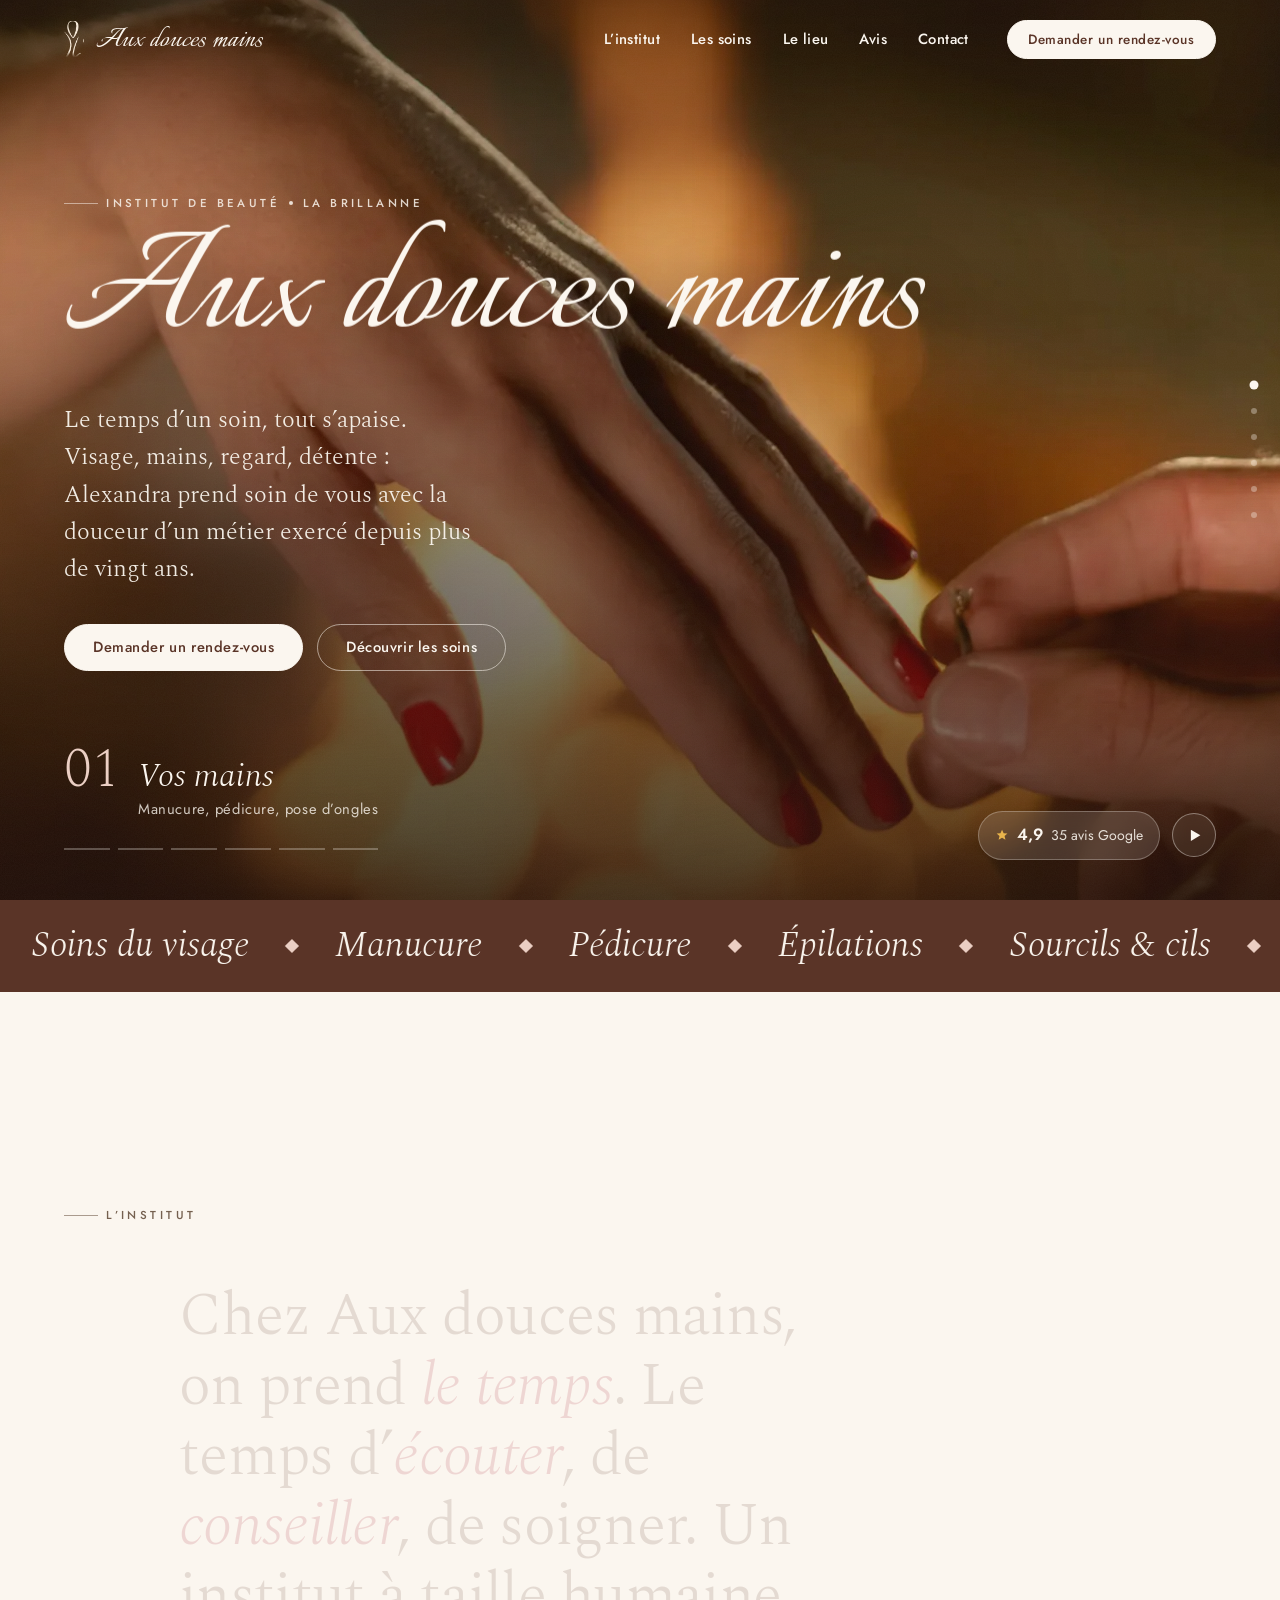
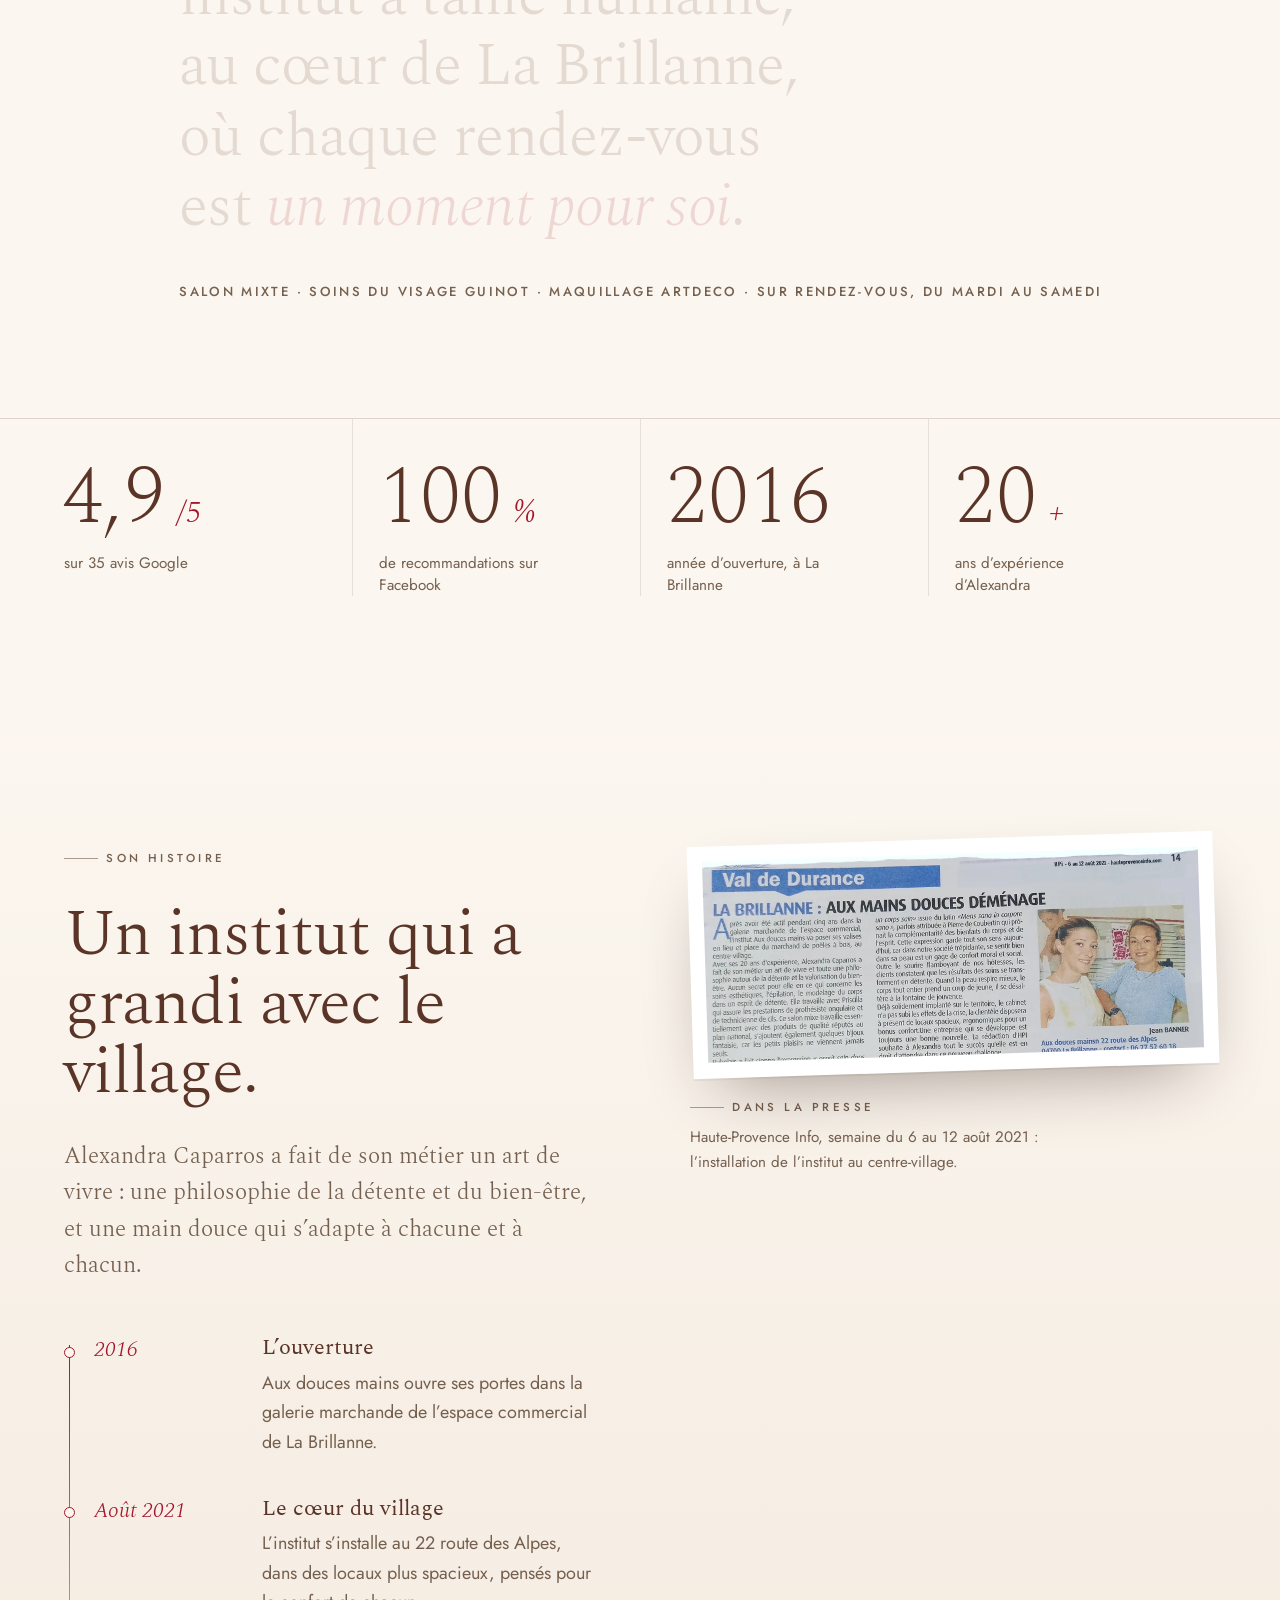
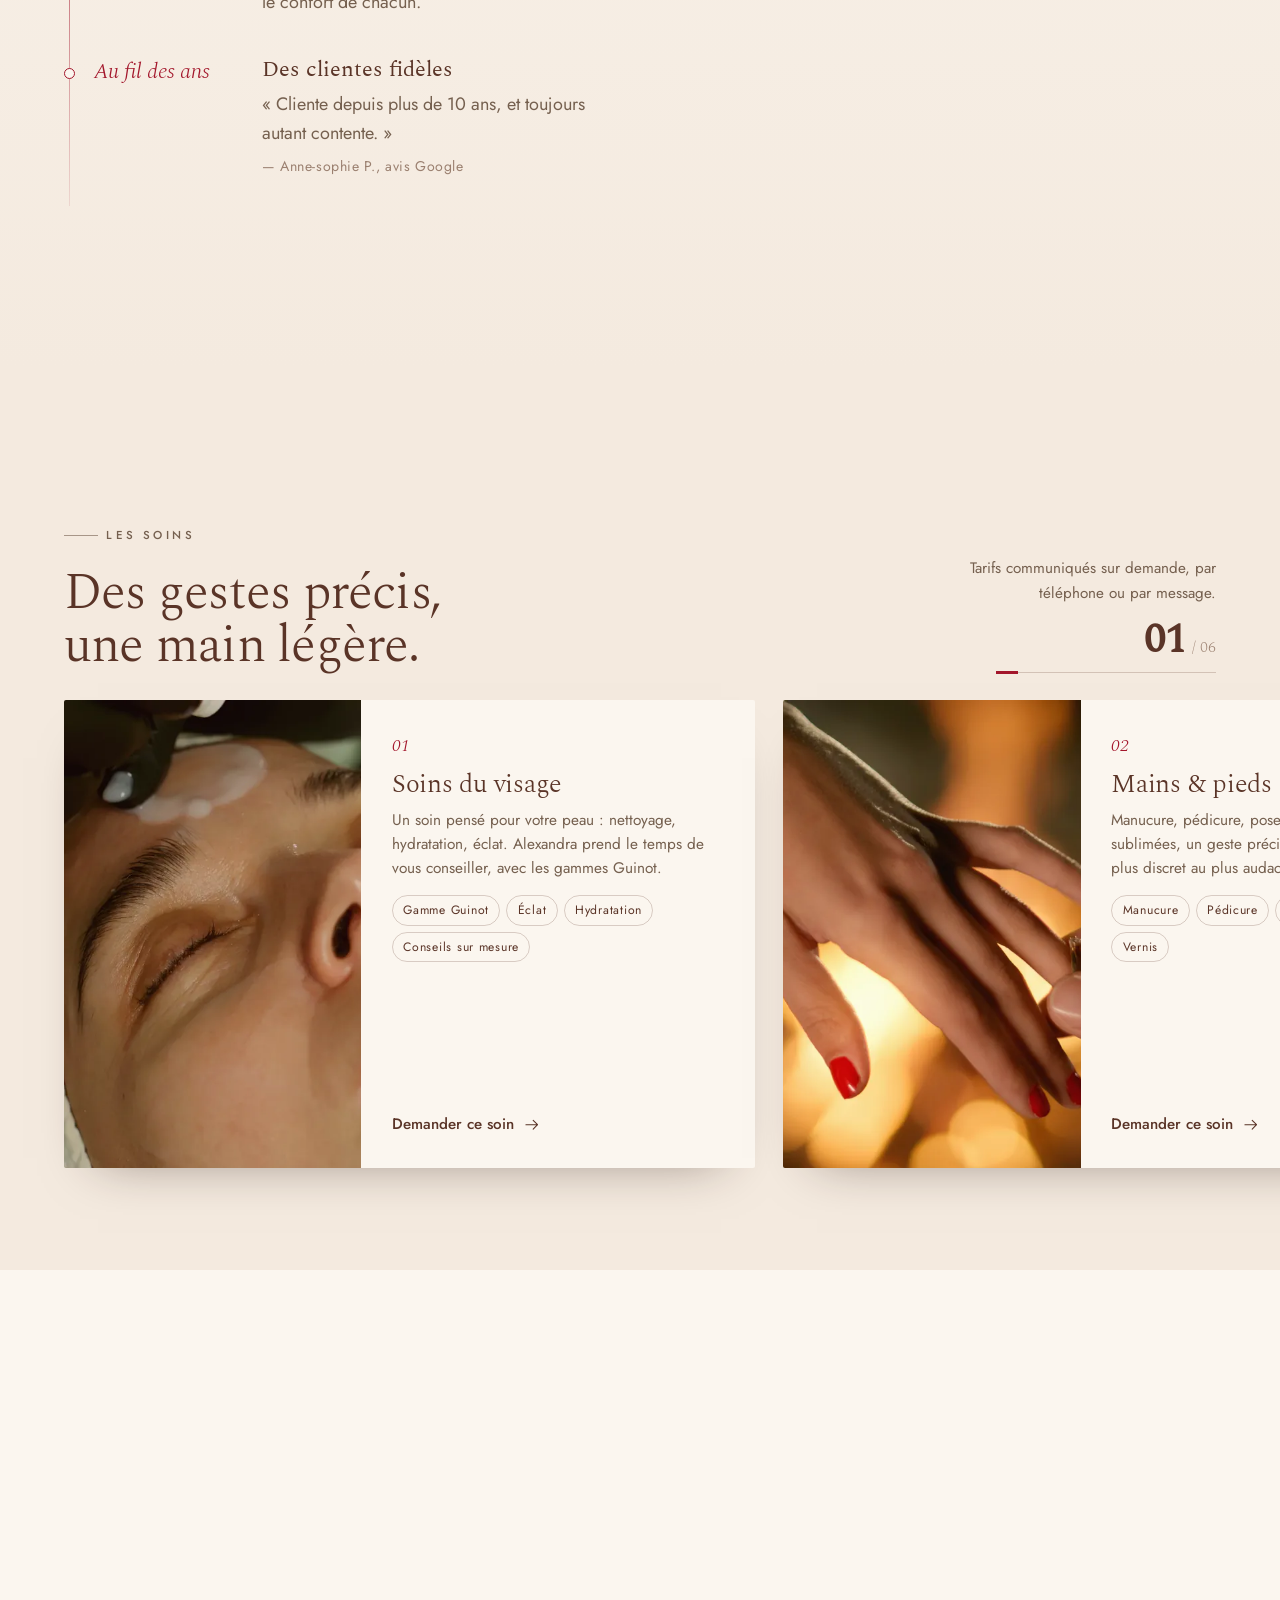
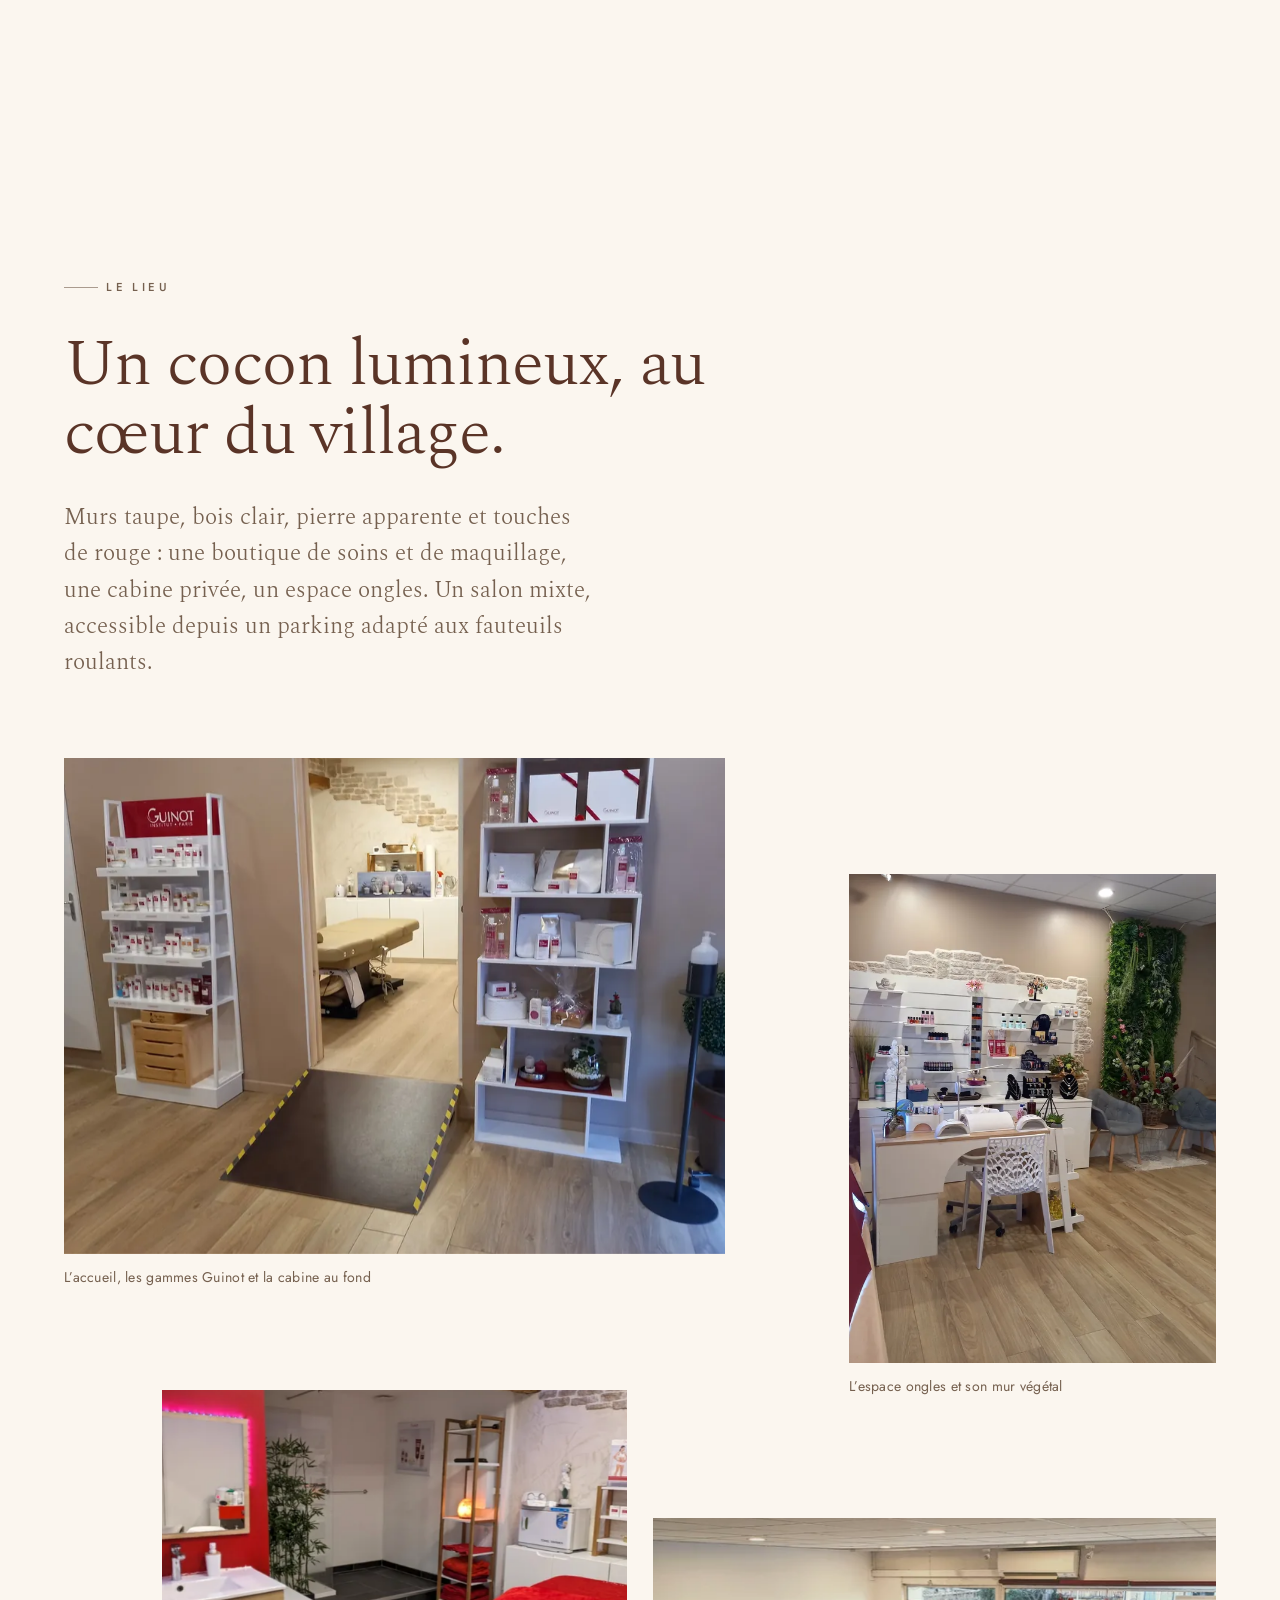
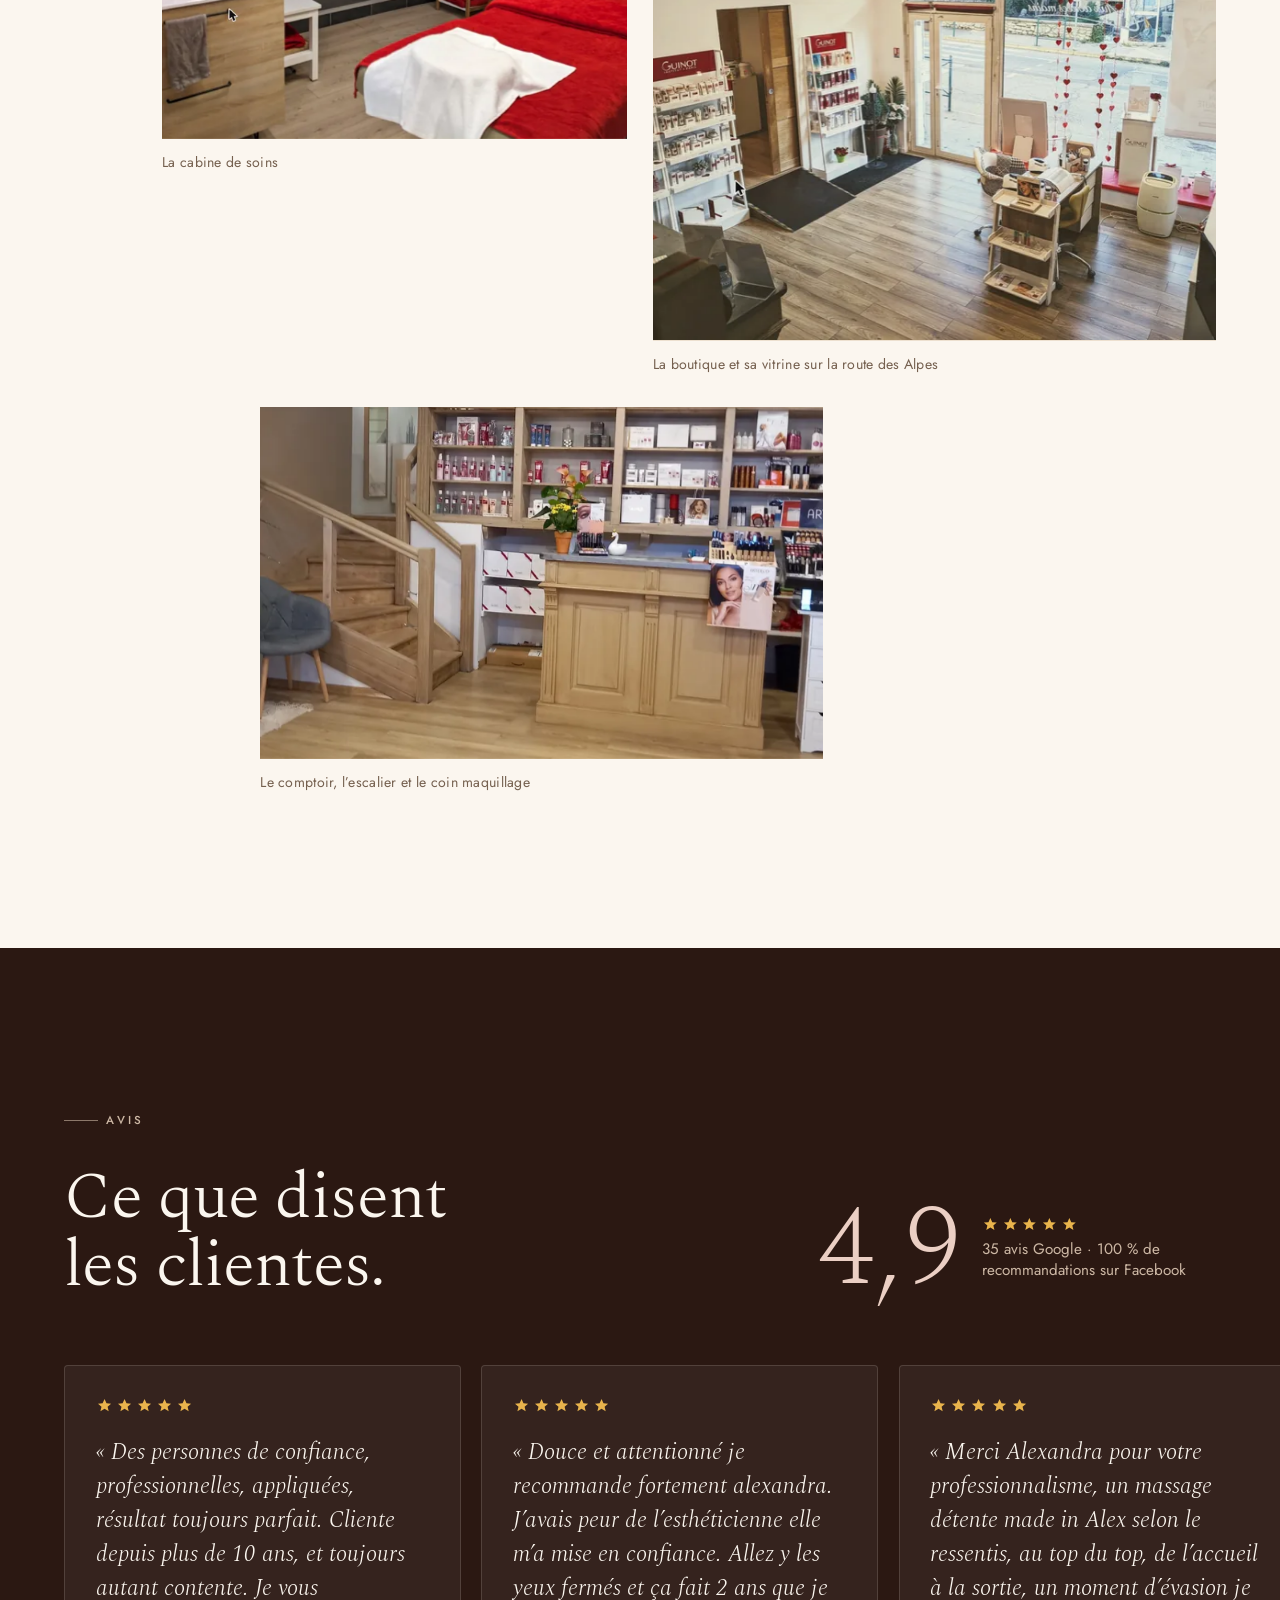
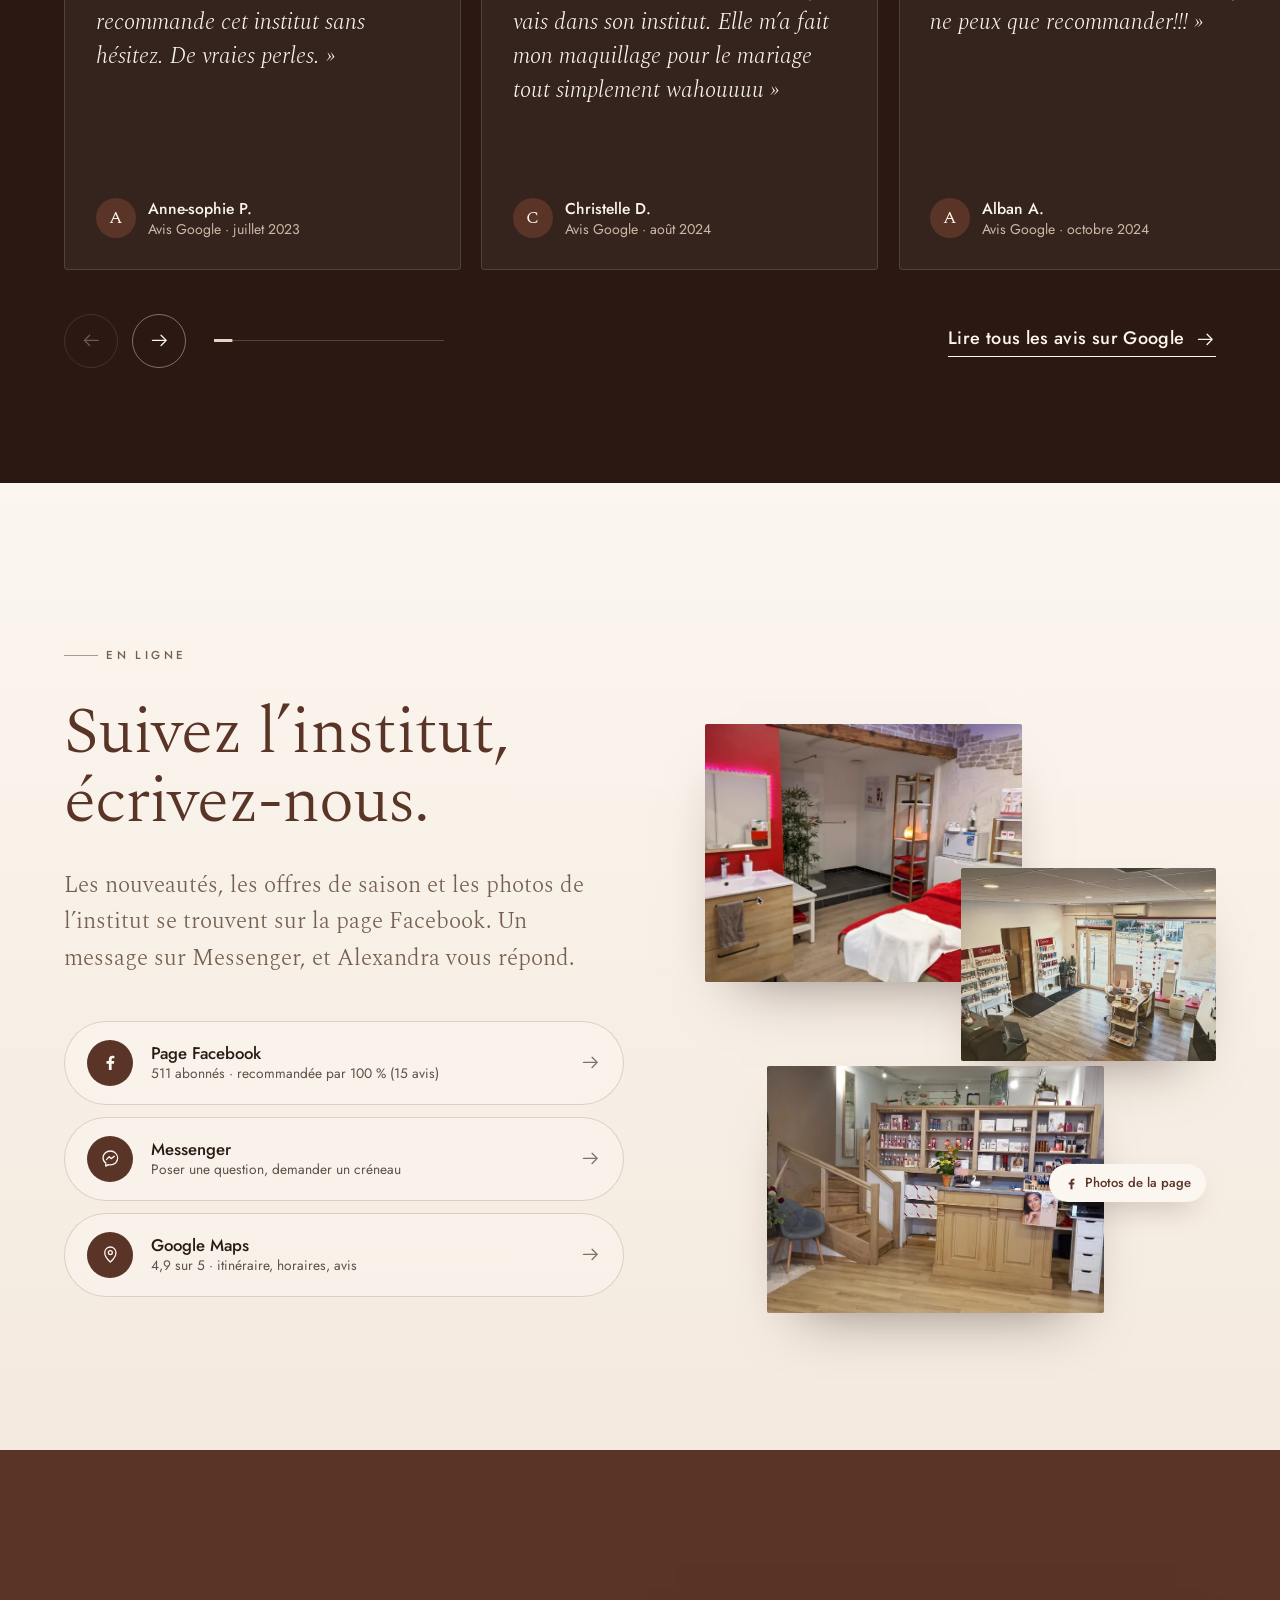
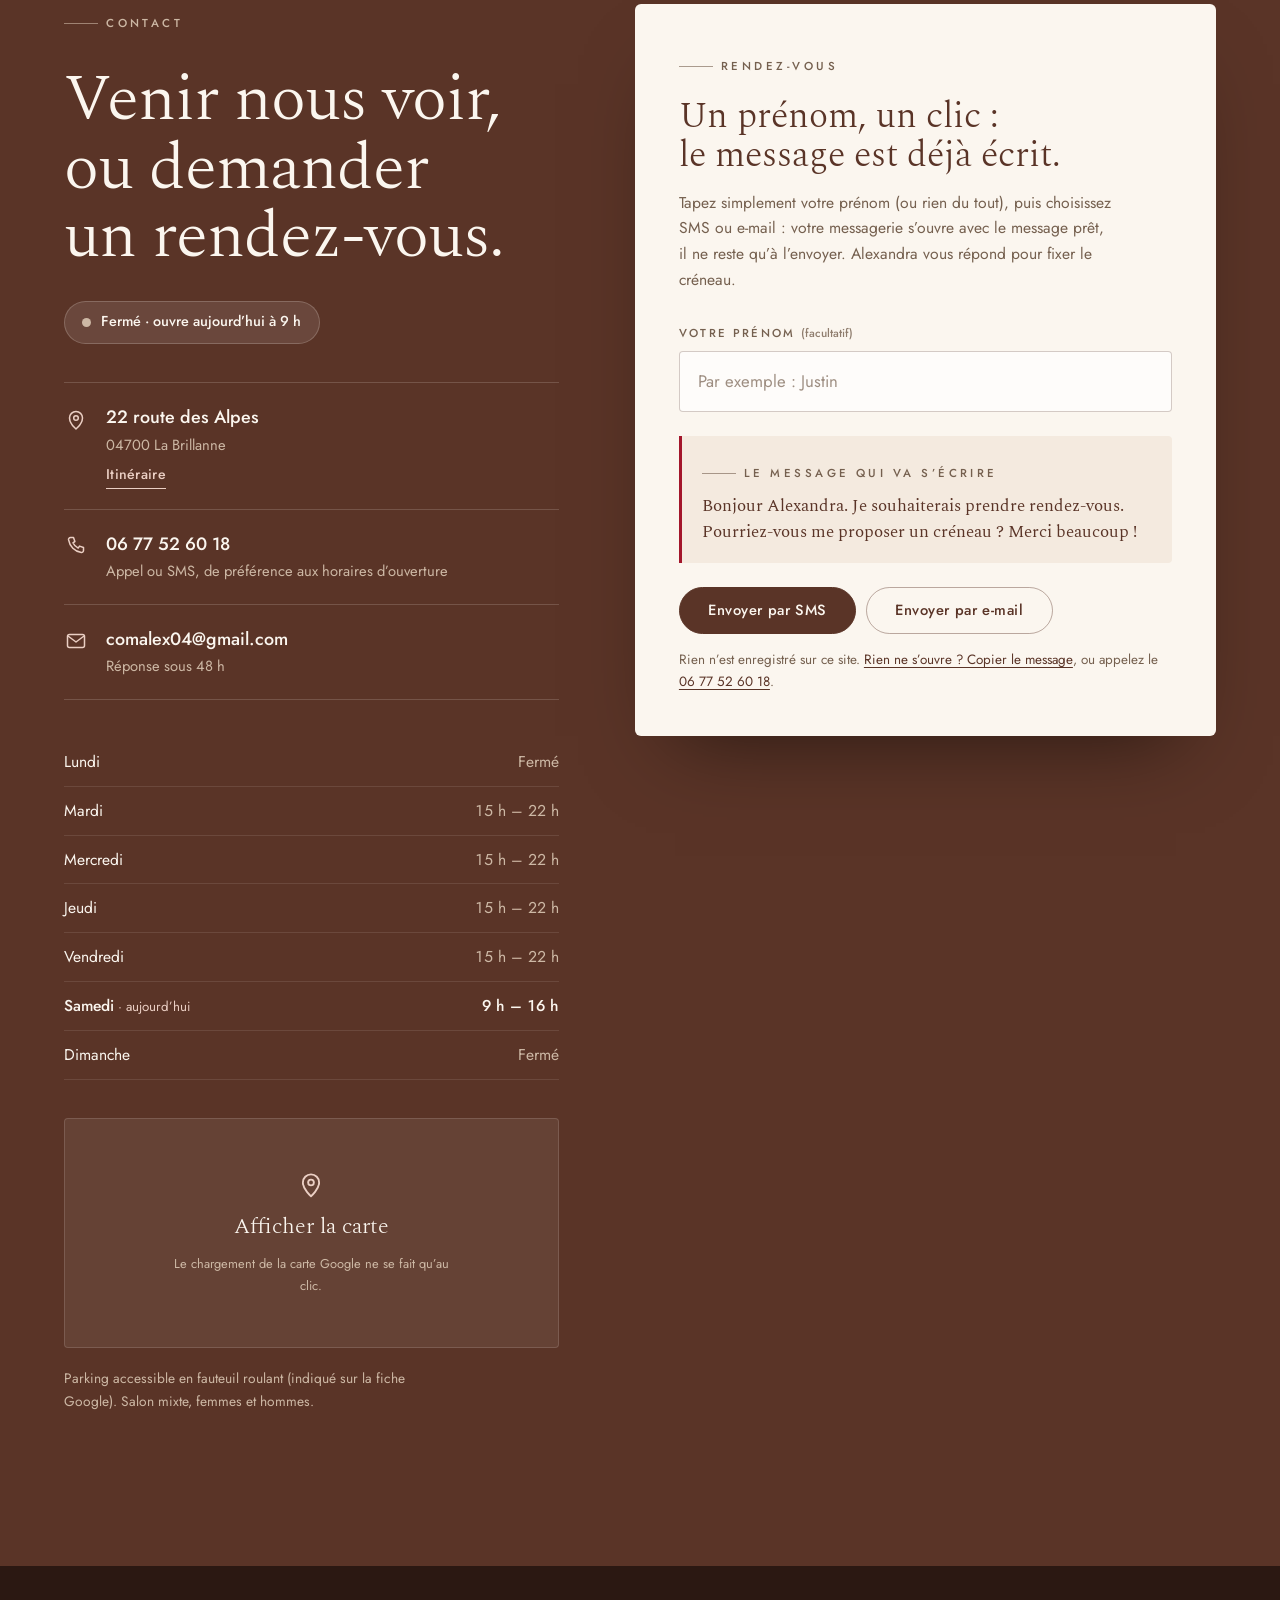
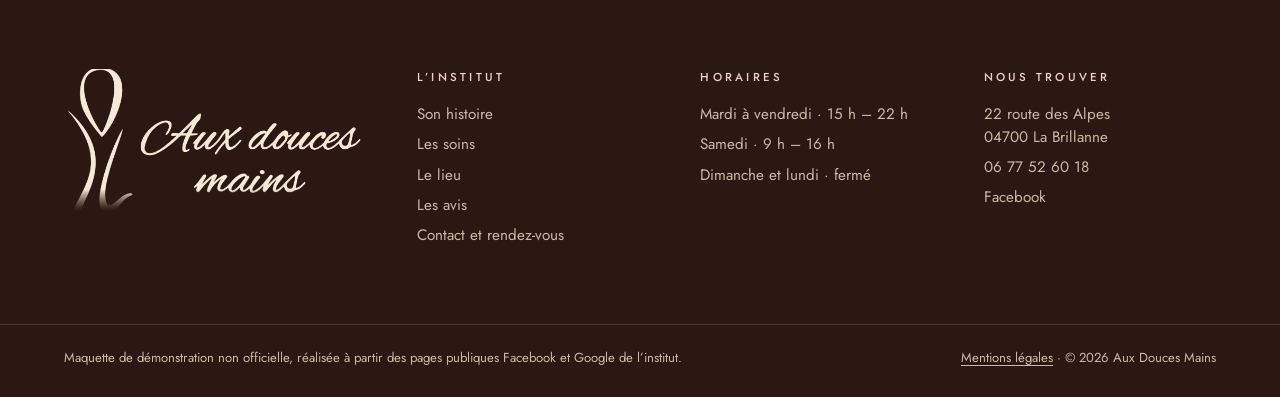
<file: index.html>
<!doctype html>
<html lang="fr" class="no-js">
<head>
<meta charset="utf-8">
<meta name="viewport" content="width=device-width, initial-scale=1, viewport-fit=cover">
<title>Aux Douces Mains · Institut de beauté à La Brillanne (04)</title>
<meta name="description" content="Institut de beauté à La Brillanne : soins du visage, manucure et pédicure, épilations, regard, maquillage et massages. Alexandra vous reçoit au 22 route des Alpes, du mardi au samedi.">
<meta name="robots" content="noindex, nofollow">
<meta name="theme-color" content="#2B1812">
<meta property="og:type" content="website">
<meta property="og:locale" content="fr_FR">
<meta property="og:title" content="Aux Douces Mains · Institut de beauté à La Brillanne">
<meta property="og:description" content="Soins du visage, mains et pieds, épilations, regard, maquillage, massages. Un institut à taille humaine au cœur de La Brillanne.">
<meta property="og:image" content="assets/img/og.jpg">
<link rel="icon" type="image/webp" href="assets/img/figure-brun.webp">
<link rel="preload" href="assets/fonts/spectral-latin-300-normal.woff2" as="font" type="font/woff2" crossorigin>
<link rel="preload" href="assets/fonts/italianno-latin-400-normal.woff2" as="font" type="font/woff2" crossorigin>
<link rel="preload" href="assets/fonts/jost-latin-wght-normal.woff2" as="font" type="font/woff2" crossorigin>
<link rel="stylesheet" href="assets/vendor/lenis.css">
<link rel="stylesheet" href="assets/css/style.css">
<script>document.documentElement.className='js';</script>
<script type="application/ld+json">
{"@context":"https://schema.org","@type":"BeautySalon","name":"Aux Douces Mains","description":"Institut de beauté à La Brillanne : soins du visage, mains et pieds, épilations, regard, maquillage, massages.","telephone":"+33677526018","email":"comalex04@gmail.com","address":{"@type":"PostalAddress","streetAddress":"22 route des Alpes","postalCode":"04700","addressLocality":"La Brillanne","addressCountry":"FR"},"geo":{"@type":"GeoCoordinates","latitude":43.9272006,"longitude":5.8905671},"openingHoursSpecification":[{"@type":"OpeningHoursSpecification","dayOfWeek":["Tuesday","Wednesday","Thursday","Friday"],"opens":"15:00","closes":"22:00"},{"@type":"OpeningHoursSpecification","dayOfWeek":"Saturday","opens":"09:00","closes":"16:00"}],"aggregateRating":{"@type":"AggregateRating","ratingValue":"4.9","reviewCount":"35"},"sameAs":["https://www.facebook.com/auxdoucesmains.labrillanne/"]}
</script>
</head>
<body>
<a class="skip" href="#contenu">Aller au contenu</a>

<!-- ===== Écran d'accueil ===== -->
<div class="pre" id="pre" aria-hidden="true">
  <div class="pre__in">
    <img class="pre__logo" src="assets/img/logo-creme.webp" alt="" width="1134" height="537">
    <div class="pre__line"><i></i></div>
    <span class="pre__pct" id="prePct">0</span>
  </div>
</div>
<div class="progress" id="progress" aria-hidden="true"><i></i></div>
<div class="cursor" id="cursor" aria-hidden="true"><span class="cursor__label"></span></div>

<!-- ===== En-tête ===== -->
<header class="nav" id="nav">
  <a class="brand" href="#top" aria-label="Aux douces mains, retour en haut de page">
    <span class="brand__fig"><img class="brand__fig--c" src="assets/img/figure-creme.webp" alt="" width="288" height="531"><img class="brand__fig--b" src="assets/img/figure-brun.webp" alt="" width="288" height="531"></span>
    <span class="brand__txt">Aux douces mains</span>
  </a>
  <nav class="nav__links" aria-label="Navigation principale">
    <a href="#institut" data-link>L’institut</a>
    <a href="#soins" data-link>Les soins</a>
    <a href="#lieu" data-link>Le lieu</a>
    <a href="#avis" data-link>Avis</a>
    <a href="#contact" data-link>Contact</a>
  </nav>
  <a class="btn btn--nav" href="#rdv" data-magnetic><span>Demander un rendez-vous</span></a>
  <button class="burger" id="burger" type="button" aria-expanded="false" aria-controls="menu" aria-label="Ouvrir le menu"><i></i><i></i></button>
</header>

<div class="menu" id="menu" hidden>
  <nav class="menu__in" aria-label="Menu mobile">
    <a href="#institut">L’institut</a>
    <a href="#soins">Les soins</a>
    <a href="#lieu">Le lieu</a>
    <a href="#avis">Avis</a>
    <a href="#contact">Contact</a>
    <a class="btn btn--light" href="#rdv">Demander un rendez-vous</a>
    <p class="menu__meta">22 route des Alpes · La Brillanne<br><a href="tel:+33677526018">06 77 52 60 18</a></p>
  </nav>
</div>

<nav class="dots" id="dots" aria-label="Sections de la page">
  <a href="#top" data-dot="top"><span>Accueil</span></a>
  <a href="#institut" data-dot="institut"><span>L’institut</span></a>
  <a href="#soins" data-dot="soins"><span>Les soins</span></a>
  <a href="#lieu" data-dot="lieu"><span>Le lieu</span></a>
  <a href="#avis" data-dot="avis"><span>Avis</span></a>
  <a href="#contact" data-dot="contact"><span>Contact</span></a>
</nav>

<main id="contenu">

<!-- ===================================================== HÉROS -->
<section class="hero" id="top" data-nav="dark" aria-label="Présentation">
  <div class="hero__media">
    <video id="film" class="hero__video" muted loop playsinline autoplay preload="auto" poster="assets/img/hero-poster-bureau.webp" aria-hidden="true" tabindex="-1" disablepictureinpicture></video>
    <div class="hero__veil"></div>
    <div class="hero__glow" id="glow"></div>
    <div class="hero__grain"></div>
  </div>

  <div class="hero__inner">
    <p class="eyebrow hero__eyebrow" data-hero="1"><span>Institut de beauté</span><i class="eyebrow__dot"></i><span>La Brillanne</span></p>
    <h1 class="hero__title" data-hero="2"><span class="hero__script">Aux douces mains</span></h1>
    <p class="hero__lead" data-hero="3">Le temps d’un soin, tout s’apaise. Visage, mains, regard, détente : Alexandra prend soin de vous avec la douceur d’un métier exercé depuis plus de vingt ans.</p>
    <div class="hero__cta" data-hero="4">
      <a class="btn btn--light" href="#rdv" data-magnetic><span>Demander un rendez-vous</span></a>
      <a class="btn btn--ghost" href="#soins" data-magnetic><span>Découvrir les soins</span></a>
    </div>
  </div>

  <div class="hero__caption" id="caption" data-hero="5">
    <div class="cap" aria-hidden="true">
      <span class="cap__num" id="capNum">01</span>
      <span class="cap__title" id="capTitle">Vos mains</span>
      <span class="cap__text" id="capText">Manucure, pédicure, pose d’ongles</span>
    </div>
    <div class="ticks" id="ticks" role="group" aria-label="Chapitres du film d’accueil"></div>
  </div>

  <div class="hero__side" data-hero="5">
    <a class="pill" href="#avis"><svg class="i i--star" aria-hidden="true"><use href="#i-star"/></svg><b>4,9</b><span>35 avis Google</span></a>
    <button class="pause" id="pause" type="button" aria-label="Mettre le film en pause" aria-pressed="false"><svg class="i" aria-hidden="true"><use href="#i-pause"/></svg></button>
  </div>

</section>

<!-- ===================================================== BANDEAU -->
<div class="marquee" id="marquee" aria-hidden="true">
  <div class="marquee__row" id="marqueeRow">
    <span>Soins du visage</span><i></i><span>Manucure</span><i></i><span>Pédicure</span><i></i><span>Épilations</span><i></i><span>Sourcils &amp; cils</span><i></i><span>Maquillage</span><i></i><span>Massages</span><i></i><span>Minceur</span><i></i>
  </div>
</div>

<!-- ===================================================== MANIFESTE -->
<section class="manif" id="institut" data-nav="light" aria-labelledby="manifT">
  <div class="wrap">
    <p class="eyebrow">L’institut</p>
    <h2 class="manif__text" id="manifT" data-words>Chez Aux douces mains, on prend <em>le temps</em>. Le temps d’<em>écouter</em>, de <em>conseiller</em>, de soigner. Un institut à taille humaine, au cœur de La&nbsp;Brillanne, où chaque rendez-vous est <em>un moment pour soi</em>.</h2>
    <p class="manif__sub" data-reveal>Salon mixte · soins du visage Guinot · maquillage Artdeco · sur rendez-vous, du mardi au samedi</p>
  </div>
</section>

<!-- ===================================================== CHIFFRES -->
<section class="stats" aria-label="L’institut en chiffres">
  <div class="wrap stats__grid">
    <div class="stat" data-reveal><span class="stat__n"><b data-count="4.9" data-dec="1">4,9</b><small>/5</small></span><span class="stat__l">sur 35 avis Google</span></div>
    <div class="stat" data-reveal><span class="stat__n"><b data-count="100">100</b><small>%</small></span><span class="stat__l">de recommandations sur Facebook</span></div>
    <div class="stat" data-reveal><span class="stat__n"><b data-count="2016" data-from="1990" data-plain>2016</b></span><span class="stat__l">année d’ouverture, à La Brillanne</span></div>
    <div class="stat" data-reveal><span class="stat__n"><b data-count="20">20</b><small>+</small></span><span class="stat__l">ans d’expérience d’Alexandra</span></div>
  </div>
</section>

<!-- ===================================================== HISTOIRE -->
<section class="histoire" aria-labelledby="histT">
  <div class="wrap histoire__grid">
    <div class="histoire__txt">
      <p class="eyebrow">Son histoire</p>
      <h2 class="h2" id="histT" data-reveal>Un institut qui a grandi avec le village.</h2>
      <p class="lead" data-reveal>Alexandra Caparros a fait de son métier un art de vivre : une philosophie de la détente et du bien-être, et une main douce qui s’adapte à chacune et à chacun.</p>
      <ol class="timeline">
        <li data-reveal><span class="timeline__y">2016</span><div><h3>L’ouverture</h3><p>Aux douces mains ouvre ses portes dans la galerie marchande de l’espace commercial de La&nbsp;Brillanne.</p></div></li>
        <li data-reveal><span class="timeline__y">Août 2021</span><div><h3>Le cœur du village</h3><p>L’institut s’installe au 22 route des Alpes, dans des locaux plus spacieux, pensés pour le confort de chacun.</p></div></li>
        <li data-reveal><span class="timeline__y">Au fil des ans</span><div><h3>Des clientes fidèles</h3><p>« Cliente depuis plus de 10 ans, et toujours autant contente. » <span class="timeline__who">— Anne-sophie P., avis Google</span></p></div></li>
      </ol>
    </div>
    <figure class="presse" data-reveal>
      <div class="presse__paper">
        <img src="assets/img/presse-hpi-2021-900.webp" srcset="assets/img/presse-hpi-2021-900.webp 900w, assets/img/presse-hpi-2021-1800.webp 1800w" sizes="(max-width: 900px) 92vw, 46vw" width="1800" height="731" alt="Article de Haute-Provence Info, août 2021 : « La Brillanne : Aux mains douces déménage »" loading="lazy" decoding="async">
      </div>
      <figcaption><span class="eyebrow">Dans la presse</span>Haute-Provence Info, semaine du 6 au 12 août 2021 : l’installation de l’institut au centre-village.</figcaption>
    </figure>
  </div>
</section>

<!-- ===================================================== SOINS -->
<section class="soins" id="soins" data-nav="light" aria-labelledby="soinsT">
  <div class="soins__pin">
    <header class="soins__head wrap">
      <div>
        <p class="eyebrow">Les soins</p>
        <h2 class="h2" id="soinsT">Des gestes précis,<br>une main légère.</h2>
      </div>
      <div class="soins__aside">
        <p>Tarifs communiqués sur demande, par téléphone ou par message.</p>
        <div class="soins__count" aria-hidden="true"><b id="soinsNum">01</b><span>/ 06</span></div>
        <div class="soins__bar" aria-hidden="true"><i id="soinsBar"></i></div>
      </div>
    </header>

    <div class="soins__track" id="soinsTrack" tabindex="0" role="region" aria-label="Les soins proposés, à faire défiler">
      <article class="soin" data-soin="Soin du visage">
        <div class="soin__img"><img src="assets/img/soin-visage-560.webp" srcset="assets/img/soin-visage-560.webp 560w, assets/img/soin-visage-1000.webp 1000w" sizes="(max-width: 999px) 78vw, 30vw" width="1000" height="1250" alt="Soin du visage : application d’une crème sur le visage" loading="lazy" decoding="async"></div>
        <div class="soin__body">
          <span class="soin__n">01</span>
          <h3>Soins du visage</h3>
          <p>Un soin pensé pour votre peau : nettoyage, hydratation, éclat. Alexandra prend le temps de vous conseiller, avec les gammes Guinot.</p>
          <ul class="tags"><li>Gamme Guinot</li><li>Éclat</li><li>Hydratation</li><li>Conseils sur mesure</li></ul>
          <a class="soin__go" href="#rdv" data-pick="Soin du visage">Demander ce soin <svg class="i" aria-hidden="true"><use href="#i-arrow"/></svg></a>
        </div>
      </article>
      <article class="soin" data-soin="Mains &amp; pieds">
        <div class="soin__img"><img src="assets/img/soin-mains-560.webp" srcset="assets/img/soin-mains-560.webp 560w, assets/img/soin-mains-1000.webp 1000w" sizes="(max-width: 999px) 78vw, 30vw" width="1000" height="1250" alt="Des mains aux ongles vernis de rouge, à la lueur d’une flamme" loading="lazy" decoding="async"></div>
        <div class="soin__body">
          <span class="soin__n">02</span>
          <h3>Mains &amp; pieds</h3>
          <p>Manucure, pédicure, pose d’ongles : des mains sublimées, un geste précis et soigné, du vernis le plus discret au plus audacieux.</p>
          <ul class="tags"><li>Manucure</li><li>Pédicure</li><li>Ongles en acrylique</li><li>Vernis</li></ul>
          <a class="soin__go" href="#rdv" data-pick="Mains &amp; pieds">Demander ce soin <svg class="i" aria-hidden="true"><use href="#i-arrow"/></svg></a>
        </div>
      </article>
      <article class="soin" data-soin="Épilations">
        <div class="soin__img"><img src="assets/img/soin-peau-560.webp" srcset="assets/img/soin-peau-560.webp 560w, assets/img/soin-peau-1000.webp 1000w" sizes="(max-width: 999px) 78vw, 30vw" width="1000" height="1250" alt="Une peau douce, un geste de la main sur la joue" loading="lazy" decoding="async"></div>
        <div class="soin__body">
          <span class="soin__n">03</span>
          <h3>Épilations</h3>
          <p>À la cire ou au fil : rapide, efficace, soignée jusque dans les moindres détails. Pour une peau douce, sans précipitation.</p>
          <ul class="tags"><li>À la cire</li><li>Au fil</li><li>Sourcils</li></ul>
          <a class="soin__go" href="#rdv" data-pick="Épilations">Demander ce soin <svg class="i" aria-hidden="true"><use href="#i-arrow"/></svg></a>
        </div>
      </article>
      <article class="soin" data-soin="Sourcils &amp; cils">
        <div class="soin__img"><img src="assets/img/soin-regard-560.webp" srcset="assets/img/soin-regard-560.webp 560w, assets/img/soin-regard-1000.webp 1000w" sizes="(max-width: 999px) 78vw, 30vw" width="1000" height="1250" alt="Le regard d’une femme pendant un travail de précision sur les yeux" loading="lazy" decoding="async"></div>
        <div class="soin__body">
          <span class="soin__n">04</span>
          <h3>Sourcils &amp; cils</h3>
          <p>Sourcils dessinés, cils rehaussés ou prolongés : un regard net, naturel, qui vous ressemble.</p>
          <ul class="tags"><li>Mise en forme des sourcils</li><li>Rehaussement de cils</li><li>Extensions de cils</li><li>Microblading</li></ul>
          <a class="soin__go" href="#rdv" data-pick="Sourcils &amp; cils">Demander ce soin <svg class="i" aria-hidden="true"><use href="#i-arrow"/></svg></a>
        </div>
      </article>
      <article class="soin" data-soin="Maquillage">
        <div class="soin__img"><img src="assets/img/soin-maquillage-560.webp" srcset="assets/img/soin-maquillage-560.webp 560w, assets/img/soin-maquillage-1000.webp 1000w" sizes="(max-width: 999px) 78vw, 30vw" width="1000" height="1250" alt="Un pinceau de maquillage passé sur la joue" loading="lazy" decoding="async"></div>
        <div class="soin__body">
          <span class="soin__n">05</span>
          <h3>Maquillage</h3>
          <p>Pour une fête, pour un mariage : un maquillage qui sublime sans masquer. Les mariées, elles, reviennent le raconter.</p>
          <ul class="tags"><li>Maquillage de fête</li><li>Mariage</li><li>Maquillage permanent</li><li>Gammes Artdeco</li></ul>
          <a class="soin__go" href="#rdv" data-pick="Maquillage">Demander ce soin <svg class="i" aria-hidden="true"><use href="#i-arrow"/></svg></a>
        </div>
      </article>
      <article class="soin" data-soin="Massage &amp; minceur">
        <div class="soin__img"><img src="assets/img/lieu-cabine-720.webp" srcset="assets/img/lieu-cabine-720.webp 720w, assets/img/lieu-cabine-1200.webp 1200w" sizes="(max-width: 999px) 78vw, 30vw" width="1204" height="915" alt="La cabine de soins : table de massage drapée de rouge, mur de pierre, plantes" loading="lazy" decoding="async" style="object-position:62% 50%"></div>
        <div class="soin__body">
          <span class="soin__n">06</span>
          <h3>Massage &amp; minceur</h3>
          <p>Un massage détente dans une cabine spacieuse et confortable, de l’accueil à la sortie « un moment d’évasion » ; et un soin minceur aux résultats salués par les clientes.</p>
          <ul class="tags"><li>Massage détente</li><li>Cabine privée</li><li>Soin minceur</li></ul>
          <a class="soin__go" href="#rdv" data-pick="Massage &amp; minceur">Demander ce soin <svg class="i" aria-hidden="true"><use href="#i-arrow"/></svg></a>
        </div>
      </article>
      <div class="soin soin--end" aria-hidden="true"><span class="script">à très bientôt</span></div>
    </div>
  </div>
</section>

<!-- ===================================================== LE LIEU -->
<section class="lieu" id="lieu" data-nav="light" aria-labelledby="lieuT">
  <div class="wrap">
    <div class="lieu__head">
      <p class="eyebrow">Le lieu</p>
      <h2 class="h2" id="lieuT" data-reveal>Un cocon lumineux, au cœur du village.</h2>
      <p class="lead" data-reveal>Murs taupe, bois clair, pierre apparente et touches de rouge : une boutique de soins et de maquillage, une cabine privée, un espace ongles. Un salon mixte, accessible depuis un parking adapté aux fauteuils roulants.</p>
    </div>
    <div class="gal">
      <figure class="gal__i gal__i--a" data-lb="0">
        <button type="button" class="gal__btn" data-cursor="Agrandir" aria-label="Agrandir la photo : l’accueil et les gammes Guinot"><span class="gal__img"><img src="assets/img/lieu-accueil-1000.webp" srcset="assets/img/lieu-accueil-1000.webp 1000w, assets/img/lieu-accueil-2000.webp 2000w" sizes="(max-width: 900px) 92vw, 58vw" width="2000" height="1500" alt="L’accueil de l’institut, avec les présentoirs Guinot et la cabine de soins au fond" loading="lazy" decoding="async"></span></button>
        <figcaption>L’accueil, les gammes Guinot et la cabine au fond</figcaption>
      </figure>
      <figure class="gal__i gal__i--b" data-lb="1">
        <button type="button" class="gal__btn" data-cursor="Agrandir" aria-label="Agrandir la photo : l’espace ongles"><span class="gal__img"><img src="assets/img/lieu-onglerie-700.webp" srcset="assets/img/lieu-onglerie-700.webp 700w, assets/img/lieu-onglerie-1300.webp 1300w" sizes="(max-width: 900px) 70vw, 34vw" width="1300" height="1733" alt="L’espace ongles : poste de manucure, mur de pierre blanche et mur végétal fleuri" loading="lazy" decoding="async"></span></button>
        <figcaption>L’espace ongles et son mur végétal</figcaption>
      </figure>
      <figure class="gal__i gal__i--c" data-lb="2">
        <button type="button" class="gal__btn" data-cursor="Agrandir" aria-label="Agrandir la photo : la cabine de soins"><span class="gal__img"><img src="assets/img/lieu-cabine-720.webp" srcset="assets/img/lieu-cabine-720.webp 720w, assets/img/lieu-cabine-1200.webp 1200w" sizes="(max-width: 900px) 92vw, 40vw" width="1204" height="915" alt="La cabine de soins : table de massage drapée de rouge, poutre en bois et mur de pierre" loading="lazy" decoding="async"></span></button>
        <figcaption>La cabine de soins</figcaption>
      </figure>
      <figure class="gal__i gal__i--d" data-lb="3">
        <button type="button" class="gal__btn" data-cursor="Agrandir" aria-label="Agrandir la photo : la boutique et sa vitrine"><span class="gal__img"><img src="assets/img/lieu-vitrine-700.webp" srcset="assets/img/lieu-vitrine-700.webp 700w, assets/img/lieu-vitrine-1130.webp 1130w" sizes="(max-width: 900px) 92vw, 50vw" width="1132" height="848" alt="La boutique vue d’en haut : vitrine sur la rue, présentoirs Guinot et poste de manucure" loading="lazy" decoding="async"></span></button>
        <figcaption>La boutique et sa vitrine sur la route des Alpes</figcaption>
      </figure>
      <figure class="gal__i gal__i--e" data-lb="4">
        <button type="button" class="gal__btn" data-cursor="Agrandir" aria-label="Agrandir la photo : le comptoir et l’escalier"><span class="gal__img"><img src="assets/img/lieu-comptoir-800.webp" srcset="assets/img/lieu-comptoir-800.webp 800w, assets/img/lieu-comptoir-1600.webp 1600w" sizes="(max-width: 900px) 92vw, 44vw" width="1600" height="1376" alt="Le comptoir en bois clair, l’escalier et le coin maquillage" loading="lazy" decoding="async"></span></button>
        <figcaption>Le comptoir, l’escalier et le coin maquillage</figcaption>
      </figure>
    </div>
  </div>
</section>

<!-- ===================================================== AVIS -->
<section class="avis" id="avis" data-nav="dark" aria-labelledby="avisT">
  <div class="wrap">
    <div class="avis__head">
      <div>
        <p class="eyebrow">Avis</p>
        <h2 class="h2" id="avisT" data-reveal>Ce que disent<br>les clientes.</h2>
      </div>
      <div class="avis__score" data-reveal>
        <b>4,9</b>
        <div>
          <span class="stars" role="img" aria-label="Note de 4,9 sur 5"><svg class="i"><use href="#i-star"/></svg><svg class="i"><use href="#i-star"/></svg><svg class="i"><use href="#i-star"/></svg><svg class="i"><use href="#i-star"/></svg><svg class="i"><use href="#i-star"/></svg></span>
          <span>35 avis Google · 100&nbsp;% de recommandations sur Facebook</span>
        </div>
      </div>
    </div>
  </div>
  <div class="avis__rail" id="avisRail" tabindex="0" role="region" aria-label="Avis des clientes, à faire défiler">
    <div class="avis__track" id="avisTrack"></div>
  </div>
  <div class="wrap avis__foot">
    <div class="avis__ctrl">
      <button type="button" id="avisPrev" class="round" aria-label="Avis précédents"><svg class="i i--flip" aria-hidden="true"><use href="#i-arrow"/></svg></button>
      <button type="button" id="avisNext" class="round" aria-label="Avis suivants"><svg class="i" aria-hidden="true"><use href="#i-arrow"/></svg></button>
      <div class="avis__bar" aria-hidden="true"><i id="avisBar"></i></div>
    </div>
    <a class="link" href="https://www.google.com/maps/place/Institut+Aux+Douces+Mains/@43.9272006,5.8905671,17z/data=!3m1!4b1!4m6!3m5!1s0x12cbc80e36292f8b:0x9659a5b546eae390!8m2!3d43.9272006!4d5.8905671!16s%2Fg%2F11f2gs13gr" target="_blank" rel="noopener">Lire tous les avis sur Google <svg class="i" aria-hidden="true"><use href="#i-arrow"/></svg></a>
  </div>
</section>

<!-- ===================================================== RÉSEAUX -->
<section class="res" id="reseaux" data-nav="light" aria-labelledby="resT">
  <div class="wrap res__grid">
    <div class="res__txt">
      <p class="eyebrow">En ligne</p>
      <h2 class="h2" id="resT" data-reveal>Suivez l’institut,<br>écrivez-nous.</h2>
      <p class="lead" data-reveal>Les nouveautés, les offres de saison et les photos de l’institut se trouvent sur la page Facebook. Un message sur Messenger, et Alexandra vous répond.</p>
      <div class="res__cards">
        <a class="rcard" href="https://www.facebook.com/auxdoucesmains.labrillanne/" target="_blank" rel="noopener" data-reveal>
          <span class="rcard__ic"><svg class="i" aria-hidden="true"><use href="#i-fb"/></svg></span>
          <span class="rcard__tx"><b>Page Facebook</b><small>511 abonnés · recommandée par 100&nbsp;% (15 avis)</small></span>
          <svg class="i rcard__go" aria-hidden="true"><use href="#i-arrow"/></svg>
        </a>
        <a class="rcard" href="https://m.me/auxdoucesmains.labrillanne" target="_blank" rel="noopener" data-reveal>
          <span class="rcard__ic"><svg class="i" aria-hidden="true"><use href="#i-msg"/></svg></span>
          <span class="rcard__tx"><b>Messenger</b><small>Poser une question, demander un créneau</small></span>
          <svg class="i rcard__go" aria-hidden="true"><use href="#i-arrow"/></svg>
        </a>
        <a class="rcard" href="https://www.google.com/maps/place/Institut+Aux+Douces+Mains/@43.9272006,5.8905671,17z/data=!3m1!4b1!4m6!3m5!1s0x12cbc80e36292f8b:0x9659a5b546eae390!8m2!3d43.9272006!4d5.8905671!16s%2Fg%2F11f2gs13gr" target="_blank" rel="noopener" data-reveal>
          <span class="rcard__ic"><svg class="i" aria-hidden="true"><use href="#i-pin"/></svg></span>
          <span class="rcard__tx"><b>Google Maps</b><small>4,9 sur 5 · itinéraire, horaires, avis</small></span>
          <svg class="i rcard__go" aria-hidden="true"><use href="#i-arrow"/></svg>
        </a>
      </div>
    </div>
    <div class="res__pics" aria-hidden="true">
      <span class="rp rp--1"><img src="assets/img/lieu-cabine-720.webp" alt="" width="720" height="547" loading="lazy" decoding="async"></span>
      <span class="rp rp--2"><img src="assets/img/lieu-vitrine-700.webp" alt="" width="700" height="524" loading="lazy" decoding="async"></span>
      <span class="rp rp--3"><img src="assets/img/lieu-comptoir-800.webp" alt="" width="800" height="688" loading="lazy" decoding="async"></span>
      <span class="rp__tag"><svg class="i" aria-hidden="true"><use href="#i-fb"/></svg> Photos de la page</span>
    </div>
  </div>
</section>

<!-- ===================================================== CONTACT -->
<section class="contact" id="contact" data-nav="dark" aria-labelledby="contactT">
  <div class="wrap contact__grid">
    <div class="contact__info">
      <p class="eyebrow">Contact</p>
      <h2 class="h2" id="contactT" data-reveal>Venir nous voir,<br>ou demander<br>un rendez-vous.</h2>
      <div class="status" id="status" data-reveal><i class="status__dot"></i><span id="statusTxt">Horaires</span></div>

      <ul class="info">
        <li data-reveal><svg class="i" aria-hidden="true"><use href="#i-pin"/></svg><div><b>22 route des Alpes</b><span>04700 La Brillanne</span><a class="link link--sm" href="https://www.google.com/maps/dir/?api=1&amp;destination=43.9272006,5.8905671" target="_blank" rel="noopener">Itinéraire</a></div></li>
        <li data-reveal><svg class="i" aria-hidden="true"><use href="#i-phone"/></svg><div><b><a href="tel:+33677526018">06 77 52 60 18</a></b><span>Appel ou SMS, de préférence aux horaires d’ouverture</span></div></li>
        <li data-reveal><svg class="i" aria-hidden="true"><use href="#i-mail"/></svg><div><b><a href="mailto:comalex04@gmail.com">comalex04@gmail.com</a></b><span>Réponse sous 48 h</span></div></li>
      </ul>

      <table class="hours" data-reveal>
        <caption class="sr-only">Horaires d’ouverture</caption>
        <tbody id="hoursBody"></tbody>
      </table>

      <div class="map" id="map" data-reveal>
        <button type="button" class="map__btn" id="mapBtn"><svg class="i" aria-hidden="true"><use href="#i-pin"/></svg><span>Afficher la carte</span><small>Le chargement de la carte Google ne se fait qu’au clic.</small></button>
      </div>
      <p class="note">Parking accessible en fauteuil roulant (indiqué sur la fiche Google). Salon mixte, femmes et hommes.</p>
    </div>

    <form class="rdv" id="rdv" novalidate aria-labelledby="rdvT" data-reveal>
      <p class="eyebrow">Rendez-vous</p>
      <h3 class="rdv__t" id="rdvT">Un prénom, un clic :<br>le message est déjà écrit.</h3>
      <p class="rdv__p">Tapez simplement votre prénom (ou rien du tout), puis choisissez SMS ou e-mail : votre messagerie s’ouvre avec le message prêt, il ne reste qu’à l’envoyer. Alexandra vous répond pour fixer le créneau.</p>

      <label class="field"><span>Votre prénom <em>(facultatif)</em></span><input type="text" name="prenom" id="rdvPrenom" autocomplete="given-name" maxlength="40" placeholder="Par exemple : Justin"></label>

      <div class="rdv__pick" id="rdvPick" hidden><span>Soin choisi :</span><b id="rdvPickName"></b><button type="button" id="rdvPickX" aria-label="Retirer ce soin du message">×</button></div>

      <div class="preview" aria-live="polite">
        <span class="eyebrow">Le message qui va s’écrire</span>
        <p id="rdvPreview">Bonjour Alexandra. Je souhaiterais prendre rendez-vous. Pourriez-vous me proposer un créneau ? Merci beaucoup !</p>
      </div>

      <div class="rdv__actions">
        <button type="button" class="btn btn--solid" id="rdvSms" data-magnetic><span>Envoyer par SMS</span></button>
        <button type="button" class="btn btn--line" id="rdvMail"><span>Envoyer par e-mail</span></button>
      </div>
      <p class="rdv__ok" id="rdvOk" role="status"></p>
      <p class="rdv__legal">Rien n’est enregistré sur ce site. <button type="button" class="linkbtn" id="rdvCopy">Rien ne s’ouvre ? Copier le message</button>, ou appelez le <a href="tel:+33677526018">06 77 52 60 18</a>.</p>
    </form>
  </div>
</section>

</main>

<!-- ===================================================== PIED DE PAGE -->
<footer class="foot" data-nav="dark">
  <div class="wrap foot__grid">
    <div class="foot__brand">
      <img src="assets/img/logo-creme.webp" alt="Aux douces mains, institut de beauté" width="1134" height="537" loading="lazy" decoding="async">
    </div>
    <nav class="foot__col" aria-label="Pied de page">
      <b>L’institut</b>
      <a href="#institut">Son histoire</a>
      <a href="#soins">Les soins</a>
      <a href="#lieu">Le lieu</a>
      <a href="#avis">Les avis</a>
      <a href="#contact">Contact et rendez-vous</a>
    </nav>
    <div class="foot__col">
      <b>Horaires</b>
      <span>Mardi à vendredi · 15 h – 22 h</span>
      <span>Samedi · 9 h – 16 h</span>
      <span>Dimanche et lundi · fermé</span>
    </div>
    <div class="foot__col">
      <b>Nous trouver</b>
      <span>22 route des Alpes<br>04700 La Brillanne</span>
      <a href="tel:+33677526018">06 77 52 60 18</a>
      <a href="https://www.facebook.com/auxdoucesmains.labrillanne/" target="_blank" rel="noopener">Facebook</a>
    </div>
  </div>
  <div class="wrap foot__legal">
    <p>Maquette de démonstration non officielle, réalisée à partir des pages publiques Facebook et Google de l’institut.</p>
    <p><a href="mentions-legales.html">Mentions légales</a> · © 2026 Aux Douces Mains</p>
  </div>
</footer>

<!-- ===================================================== VISIONNEUSE -->
<dialog class="lb" id="lb" aria-label="Photo agrandie">
  <button type="button" class="lb__close" id="lbClose" aria-label="Fermer la photo"><svg class="i" aria-hidden="true"><use href="#i-close"/></svg></button>
  <button type="button" class="lb__nav lb__nav--prev round" id="lbPrev" aria-label="Photo précédente"><svg class="i i--flip" aria-hidden="true"><use href="#i-arrow"/></svg></button>
  <button type="button" class="lb__nav lb__nav--next round" id="lbNext" aria-label="Photo suivante"><svg class="i" aria-hidden="true"><use href="#i-arrow"/></svg></button>
  <figure class="lb__fig"><img id="lbImg" alt="" width="1600" height="1100"><figcaption id="lbCap"></figcaption></figure>
</dialog>

<!-- ===================================================== ICÔNES -->
<svg width="0" height="0" style="position:absolute" aria-hidden="true" focusable="false">
  <symbol id="i-arrow" viewBox="0 0 24 24"><path d="M4 12h16M14 6l6 6-6 6" fill="none" stroke="currentColor" stroke-width="1.5" stroke-linecap="round" stroke-linejoin="round"/></symbol>
  <symbol id="i-star" viewBox="0 0 24 24"><path d="M12 2.8l2.7 6 6.5.6-4.9 4.3 1.5 6.4L12 16.6 6.2 20.1l1.5-6.4L2.8 9.4l6.5-.6z" fill="currentColor"/></symbol>
  <symbol id="i-pause" viewBox="0 0 24 24"><path d="M8 5v14M16 5v14" fill="none" stroke="currentColor" stroke-width="2" stroke-linecap="round"/></symbol>
  <symbol id="i-play" viewBox="0 0 24 24"><path d="M8 5.5v13l11-6.5z" fill="currentColor"/></symbol>
  <symbol id="i-close" viewBox="0 0 24 24"><path d="M5 5l14 14M19 5L5 19" fill="none" stroke="currentColor" stroke-width="1.6" stroke-linecap="round"/></symbol>
  <symbol id="i-pin" viewBox="0 0 24 24"><path d="M12 21s-6.5-5.6-6.5-11a6.5 6.5 0 0113 0c0 5.4-6.5 11-6.5 11z" fill="none" stroke="currentColor" stroke-width="1.5" stroke-linejoin="round"/><circle cx="12" cy="10" r="2.3" fill="none" stroke="currentColor" stroke-width="1.5"/></symbol>
  <symbol id="i-phone" viewBox="0 0 24 24"><path d="M6.5 3.5h3l1.4 4-2 1.3a11 11 0 005.3 5.3l1.3-2 4 1.4v3a2 2 0 01-2.2 2A15.5 15.5 0 014.5 5.7 2 2 0 016.5 3.5z" fill="none" stroke="currentColor" stroke-width="1.5" stroke-linejoin="round"/></symbol>
  <symbol id="i-mail" viewBox="0 0 24 24"><rect x="3.5" y="5.5" width="17" height="13" rx="2" fill="none" stroke="currentColor" stroke-width="1.5"/><path d="M4 7l8 6 8-6" fill="none" stroke="currentColor" stroke-width="1.5" stroke-linejoin="round"/></symbol>
  <symbol id="i-fb" viewBox="0 0 24 24"><path d="M13.5 21v-7.5h2.6l.5-3h-3.1V8.7c0-.9.4-1.5 1.6-1.5h1.6V4.5c-.3 0-1.3-.2-2.4-.2-2.4 0-4 1.4-4 4.1v2.1H7.5v3h2.8V21z" fill="currentColor"/></symbol>
  <symbol id="i-msg" viewBox="0 0 24 24"><path d="M12 3.5c-4.7 0-8.5 3.5-8.5 7.9 0 2.5 1.2 4.7 3.2 6.1V21l3-1.7c.8.2 1.5.3 2.3.3 4.7 0 8.5-3.5 8.5-7.9S16.700 3.500 12 3.500z" fill="none" stroke="currentColor" stroke-width="1.5" stroke-linejoin="round"/><path d="M7.5 13.5l3.2-3.4 2.2 2.2 3.600-2.600" fill="none" stroke="currentColor" stroke-width="1.5" stroke-linecap="round" stroke-linejoin="round"/></symbol>
</svg>

<script src="assets/vendor/gsap.min.js"></script>
<script src="assets/vendor/ScrollTrigger.min.js"></script>
<script src="assets/vendor/lenis.min.js"></script>
<script src="assets/js/data.js"></script>
<script src="assets/js/main.js"></script>
</body>
</html>
</file>
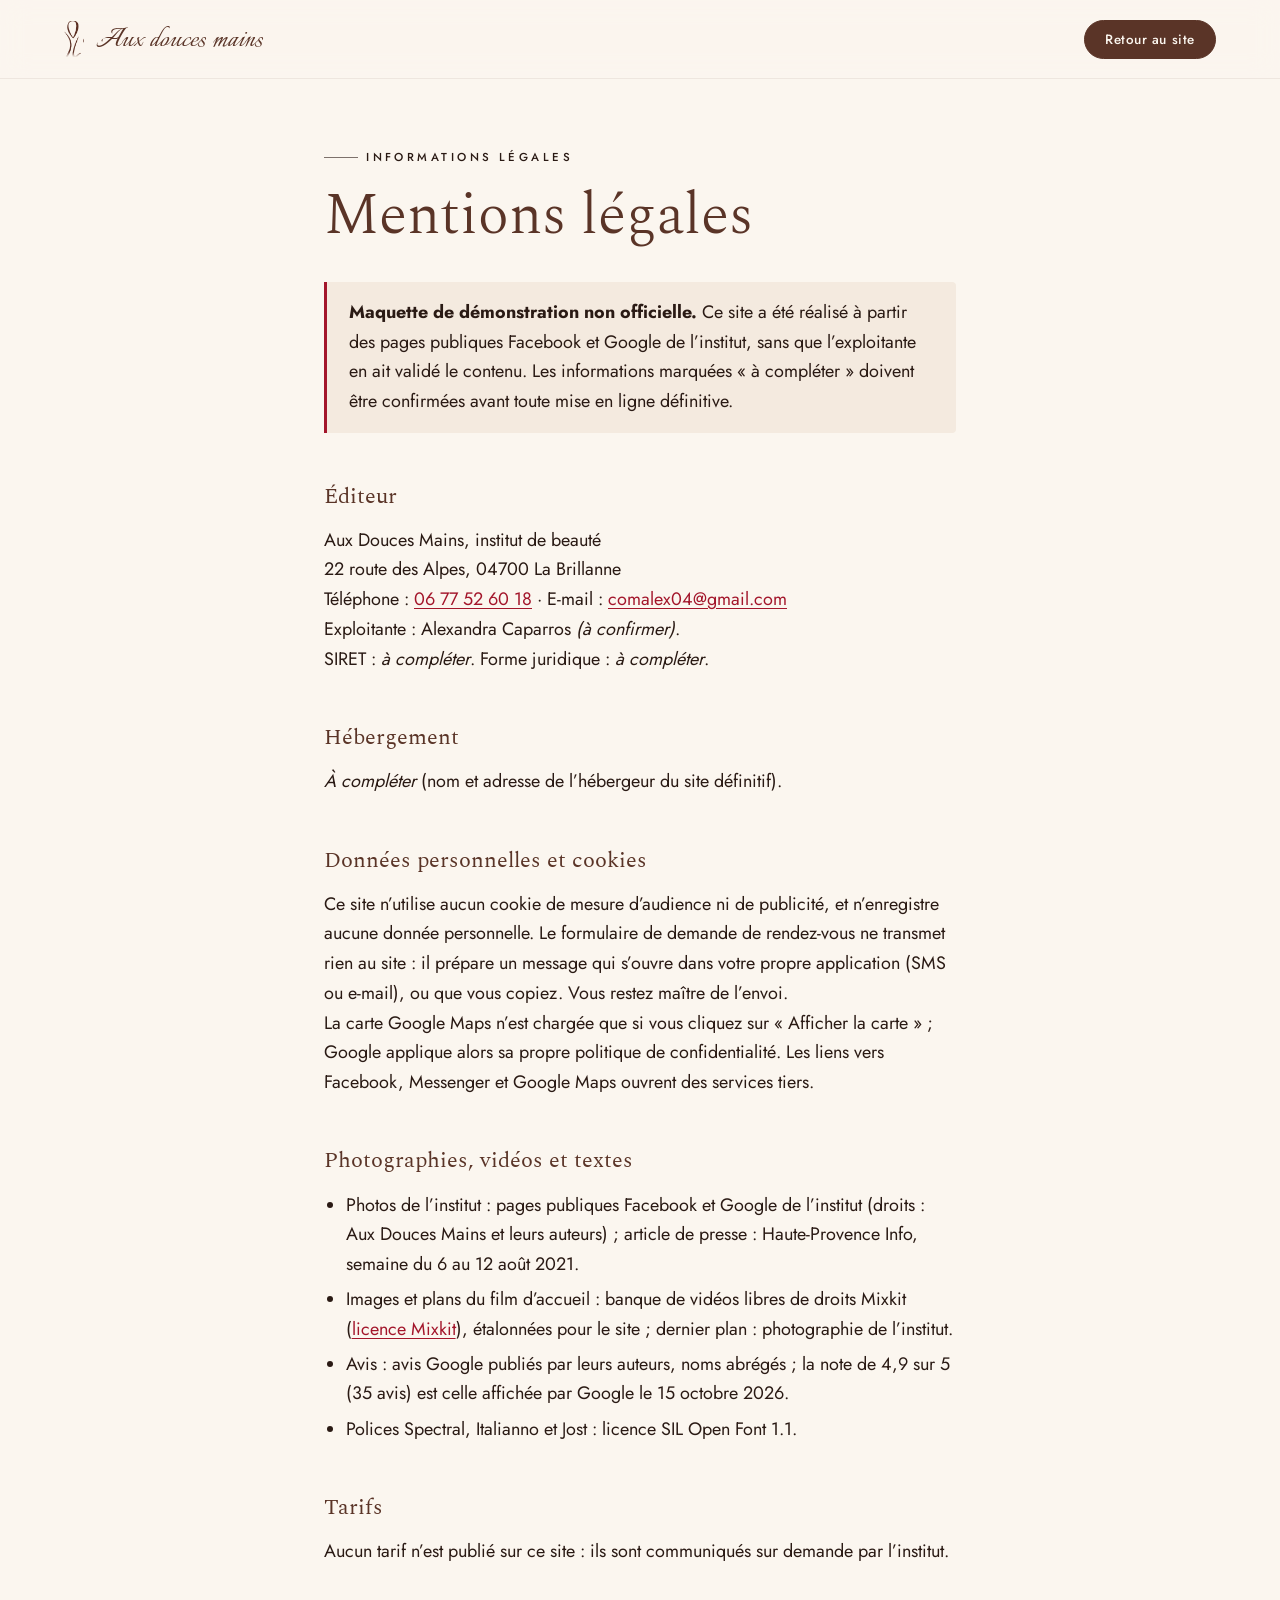
<file: mentions-legales.html>
<!doctype html>
<html lang="fr">
<head>
<meta charset="utf-8">
<meta name="viewport" content="width=device-width, initial-scale=1, viewport-fit=cover">
<title>Mentions légales · Aux Douces Mains</title>
<meta name="robots" content="noindex, nofollow">
<meta name="theme-color" content="#2B1812">
<link rel="icon" type="image/webp" href="assets/img/figure-brun.webp">
<link rel="stylesheet" href="assets/css/style.css">
<style>
  .legal{max-width:760px;margin:0 auto;padding:calc(var(--nav-h) + 60px) var(--gutter) 100px}
  .legal h1{font-family:var(--serif);font-weight:300;font-size:clamp(2.2rem,5vw,3.6rem);color:var(--cacao);line-height:1.08;margin:.3em 0 .6em}
  .legal h2{font-family:var(--serif);font-weight:400;font-size:1.4rem;color:var(--cacao);margin:2em 0 .5em}
  .legal p,.legal li{color:var(--ink);max-width:68ch}
  .legal ul{list-style:disc;padding-left:1.2em;display:grid;gap:.3em}
  .legal a{color:var(--rouge);text-decoration:underline;text-underline-offset:3px}
  .legal .todo{background:var(--lin);border-left:3px solid var(--rouge);padding:.9em 1.2em;margin:1.4em 0;border-radius:0 4px 4px 0}
</style>
</head>
<body>
<header class="nav is-solid" style="position:fixed">
  <a class="brand" href="index.html" aria-label="Aux douces mains, retour à l’accueil">
    <span class="brand__fig"><img class="brand__fig--b" src="assets/img/figure-brun.webp" alt="" width="288" height="531"></span>
    <span class="brand__txt">Aux douces mains</span>
  </a>
  <a class="btn btn--nav" href="index.html"><span>Retour au site</span></a>
</header>
<main class="legal">
  <p class="eyebrow">Informations légales</p>
  <h1>Mentions légales</h1>

  <div class="todo"><p><strong>Maquette de démonstration non officielle.</strong> Ce site a été réalisé à partir des pages publiques Facebook et Google de l’institut, sans que l’exploitante en ait validé le contenu. Les informations marquées « à compléter » doivent être confirmées avant toute mise en ligne définitive.</p></div>

  <h2>Éditeur</h2>
  <p>Aux Douces Mains, institut de beauté<br>22 route des Alpes, 04700 La Brillanne<br>Téléphone : <a href="tel:+33677526018">06 77 52 60 18</a> · E-mail : <a href="mailto:comalex04@gmail.com">comalex04@gmail.com</a></p>
  <p>Exploitante : Alexandra Caparros <em>(à confirmer)</em>.<br>SIRET : <em>à compléter</em>. Forme juridique : <em>à compléter</em>.</p>

  <h2>Hébergement</h2>
  <p><em>À compléter</em> (nom et adresse de l’hébergeur du site définitif).</p>

  <h2>Données personnelles et cookies</h2>
  <p>Ce site n’utilise aucun cookie de mesure d’audience ni de publicité, et n’enregistre aucune donnée personnelle. Le formulaire de demande de rendez-vous ne transmet rien au site : il prépare un message qui s’ouvre dans votre propre application (SMS ou e-mail), ou que vous copiez. Vous restez maître de l’envoi.</p>
  <p>La carte Google Maps n’est chargée que si vous cliquez sur « Afficher la carte » ; Google applique alors sa propre politique de confidentialité. Les liens vers Facebook, Messenger et Google Maps ouvrent des services tiers.</p>

  <h2>Photographies, vidéos et textes</h2>
  <ul>
    <li>Photos de l’institut : pages publiques Facebook et Google de l’institut (droits : Aux Douces Mains et leurs auteurs) ; article de presse : Haute-Provence Info, semaine du 6 au 12 août 2021.</li>
    <li>Images et plans du film d’accueil : banque de vidéos libres de droits Mixkit (<a href="https://mixkit.co/license/#videoFree" target="_blank" rel="noopener">licence Mixkit</a>), étalonnées pour le site ; dernier plan : photographie de l’institut.</li>
    <li>Avis : avis Google publiés par leurs auteurs, noms abrégés ; la note de 4,9 sur 5 (35 avis) est celle affichée par Google le 15 octobre 2026.</li>
    <li>Polices Spectral, Italianno et Jost : licence SIL Open Font 1.1.</li>
  </ul>

  <h2>Tarifs</h2>
  <p>Aucun tarif n’est publié sur ce site : ils sont communiqués sur demande par l’institut.</p>
</main>
</body>
</html>
</file>
<file: assets/vendor/lenis.css>
html.lenis,html.lenis body{height:auto}.lenis:not(.lenis-autoToggle).lenis-stopped{overflow:clip}.lenis.lenis-smooth [data-lenis-prevent]{overscroll-behavior:contain}.lenis.lenis-smooth iframe{pointer-events:none}.lenis.lenis-autoToggle{transition-property:overflow;transition-duration:1ms;transition-behavior:allow-discrete}
</file>
<file: assets/css/style.css>
/* Aux Douces Mains · feuille de style
   Palette tirée du lieu : murs taupe, bois clair, pierre, rouge Guinot ; brun du logo. */

@font-face{font-family:'Spectral';font-weight:200;font-style:normal;font-display:swap;src:url(../fonts/spectral-latin-200-normal.woff2) format('woff2')}
@font-face{font-family:'Spectral';font-weight:300;font-style:normal;font-display:swap;src:url(../fonts/spectral-latin-300-normal.woff2) format('woff2')}
@font-face{font-family:'Spectral';font-weight:300;font-style:italic;font-display:swap;src:url(../fonts/spectral-latin-300-italic.woff2) format('woff2')}
@font-face{font-family:'Spectral';font-weight:400;font-style:normal;font-display:swap;src:url(../fonts/spectral-latin-400-normal.woff2) format('woff2')}
@font-face{font-family:'Spectral';font-weight:400;font-style:italic;font-display:swap;src:url(../fonts/spectral-latin-400-italic.woff2) format('woff2')}
@font-face{font-family:'Italianno';font-weight:400;font-style:normal;font-display:swap;src:url(../fonts/italianno-latin-400-normal.woff2) format('woff2')}
@font-face{font-family:'Jost';font-weight:100 900;font-style:normal;font-display:swap;src:url(../fonts/jost-latin-wght-normal.woff2) format('woff2')}

:root{
  --creme:#FBF6EF; --lin:#F4EADF; --sable:#E8D8C5; --greige:#CDB8A5; --taupe:#9B8070;
  --cacao:#5A3427; --nuit:#2B1812; --rouge:#A3162B; --rose:#EBCFC4; --ink:#2A1A14; --muted:#75604F;
  --serif:'Spectral',Georgia,'Times New Roman',serif;
  --script:'Italianno','Snell Roundhand','Segoe Script',cursive;
  --sans:'Jost',system-ui,-apple-system,'Segoe UI',Roboto,sans-serif;
  --gutter:clamp(20px,5vw,76px); --max:1360px; --nav-h:78px;
  --ease:cubic-bezier(.22,1,.36,1); --ease-io:cubic-bezier(.65,0,.35,1);
}
*,*::before,*::after{box-sizing:border-box}
html{-webkit-text-size-adjust:100%;scroll-behavior:auto}
body{margin:0;background:var(--creme);color:var(--ink);font-family:var(--sans);font-size:clamp(16px,.35vw + 15px,18px);line-height:1.65;font-weight:400;-webkit-font-smoothing:antialiased;text-rendering:optimizeLegibility;overflow-x:clip}
img,video,svg{display:block;max-width:100%}
img{height:auto}
a{color:inherit;text-decoration:none}
button{font:inherit;color:inherit;background:none;border:0;padding:0;cursor:pointer}
ul,ol{margin:0;padding:0;list-style:none}
h1,h2,h3,p,figure,blockquote,table{margin:0}
:focus-visible{outline:2px solid var(--rouge);outline-offset:3px;border-radius:2px}
.dark :focus-visible,[data-nav="dark"] :focus-visible{outline-color:var(--rose)}
::selection{background:var(--rouge);color:var(--creme)}
.nw{white-space:nowrap}
.sr-only{position:absolute!important;width:1px;height:1px;margin:-1px;overflow:hidden;clip:rect(0 0 0 0);white-space:nowrap;border:0;padding:0}
.skip{position:fixed;left:12px;top:-60px;z-index:200;background:var(--nuit);color:var(--creme);padding:10px 16px;border-radius:999px;transition:top .25s}
.skip:focus{top:12px}
.wrap{width:100%;max-width:calc(var(--max) + var(--gutter)*2);margin-inline:auto;padding-inline:var(--gutter)}
.i{width:1.15em;height:1.15em;flex:none}
.i--flip{transform:scaleX(-1)}
.i--star{width:1em;height:1em;color:#E9B44C}

/* ------------------------------------------------------------ typographie */
.eyebrow{font-family:var(--sans);font-size:.72rem;font-weight:500;letter-spacing:.3em;text-transform:uppercase;color:var(--muted);display:inline-flex;align-items:center;gap:.7em}
.eyebrow::before{content:"";width:34px;height:1px;background:currentColor;opacity:.6}
.eyebrow__dot{width:4px;height:4px;border-radius:50%;background:currentColor;display:inline-block;margin:0 .1em}
.h2{font-family:var(--serif);font-weight:300;font-size:clamp(2.2rem,4.4vw + .6rem,5rem);line-height:1.04;letter-spacing:-.015em;color:var(--cacao);margin-top:.5em}
.lead{font-family:var(--serif);font-weight:300;font-size:clamp(1.12rem,.6vw + 1rem,1.42rem);line-height:1.6;color:var(--muted);max-width:44ch;margin-top:1.4em}
.script{font-family:var(--script);font-weight:400}
.link{display:inline-flex;align-items:center;gap:.6em;font-weight:500;letter-spacing:.02em;position:relative;padding-bottom:3px}
.link::after{content:"";position:absolute;left:0;right:0;bottom:0;height:1px;background:currentColor;transform-origin:left;transition:transform .5s var(--ease)}
.link:hover::after{transform:scaleX(0);transform-origin:right}
.link .i{transition:transform .4s var(--ease)}
.link:hover .i{transform:translateX(4px)}
.link--sm{font-size:.88rem;margin-top:.4em}

/* ------------------------------------------------------------ boutons */
.btn{--bg:transparent;--fg:currentColor;--bd:currentColor;position:relative;display:inline-flex;align-items:center;justify-content:center;gap:.7em;padding:1.02em 1.9em;border-radius:999px;border:1px solid var(--bd);background:var(--bg);color:var(--fg);font-weight:500;font-size:.92rem;letter-spacing:.04em;line-height:1;overflow:hidden;isolation:isolate;transition:color .45s var(--ease),border-color .45s var(--ease),background-color .45s var(--ease);will-change:transform}
.btn>span{position:relative;z-index:1}
.btn::before{content:"";position:absolute;inset:0;z-index:0;background:var(--hover,var(--creme));transform:translateY(101%);border-radius:50% 50% 0 0/100% 100% 0 0;transition:transform .6s var(--ease),border-radius .6s var(--ease)}
.btn:hover::before,.btn:focus-visible::before{transform:translateY(0);border-radius:0}
.btn--light{--bg:var(--creme);--fg:var(--cacao);--bd:var(--creme);--hover:var(--rouge)}
.btn--light:hover,.btn--light:focus-visible{color:var(--creme);border-color:var(--rouge)}
.btn--ghost{--fg:var(--creme);--bd:rgba(251,246,239,.55);--hover:var(--creme)}
.btn--ghost:hover,.btn--ghost:focus-visible{color:var(--cacao);border-color:var(--creme)}
.btn--solid{--bg:var(--cacao);--fg:var(--creme);--bd:var(--cacao);--hover:var(--rouge)}
.btn--solid:hover,.btn--solid:focus-visible{border-color:var(--rouge)}
.btn--line{--fg:var(--cacao);--bd:rgba(90,52,39,.4);--hover:var(--cacao)}
.btn--line:hover,.btn--line:focus-visible{color:var(--creme);border-color:var(--cacao)}
.btn--nav{padding:.86em 1.5em;font-size:.84rem}
.round{width:54px;height:54px;border-radius:50%;border:1px solid currentColor;display:grid;place-items:center;transition:background-color .4s var(--ease),color .4s var(--ease),border-color .4s var(--ease),opacity .3s}
.round:hover{background:currentColor}
.round:hover .i{color:var(--round-ink,var(--creme))}
.round[disabled]{opacity:.3;pointer-events:none}

/* ------------------------------------------------------------ écran d'accueil */
.pre{position:fixed;inset:0;z-index:300;background:var(--nuit);display:grid;place-items:center;color:var(--creme)}
.pre__in{width:min(440px,70vw);display:grid;gap:26px;justify-items:center}
.pre__logo{width:100%;height:auto;clip-path:inset(0 100% 0 0)}
.pre__line{width:100%;height:1px;background:rgba(251,246,239,.18);position:relative;overflow:hidden}
.pre__line i{position:absolute;inset:0;background:var(--rose);transform:scaleX(0);transform-origin:left}
.pre__pct{font-size:.72rem;letter-spacing:.3em;font-weight:500;opacity:.7;font-variant-numeric:tabular-nums}
html:not(.js) .pre,.pre.is-gone{display:none}
.progress{position:fixed;left:0;top:0;right:0;height:2px;z-index:120;pointer-events:none}
.progress i{position:absolute;inset:0;background:var(--rouge);transform:scaleX(0);transform-origin:left}

/* ------------------------------------------------------------ curseur */
.cursor{position:fixed;left:0;top:0;z-index:250;width:34px;height:34px;margin:-17px 0 0 -17px;border-radius:50%;border:1px solid rgba(251,246,239,.9);mix-blend-mode:difference;pointer-events:none;opacity:0;display:grid;place-items:center;transition:width .35s var(--ease),height .35s var(--ease),margin .35s var(--ease),background-color .35s,opacity .3s}
.cursor.is-on{opacity:1}
.cursor.is-big{width:84px;height:84px;margin:-42px 0 0 -42px;background:rgba(251,246,239,.95);border-color:transparent}
.cursor__label{font-size:.66rem;letter-spacing:.14em;text-transform:uppercase;font-weight:600;color:#000;opacity:0;transition:opacity .25s}
.cursor.has-label .cursor__label{opacity:1}
.cursor.is-link{width:56px;height:56px;margin:-28px 0 0 -28px}
@media (hover:none),(pointer:coarse){.cursor{display:none}}

/* ------------------------------------------------------------ en-tête */
.nav{position:fixed;inset:0 0 auto 0;z-index:100;height:var(--nav-h);display:flex;align-items:center;gap:clamp(16px,3vw,48px);padding-inline:var(--gutter);color:var(--cacao);transition:background-color .5s var(--ease),color .5s var(--ease),transform .6s var(--ease),box-shadow .5s;--nav-ink:var(--cacao)}
.nav.is-light{color:var(--creme)}
.nav.is-solid{background:rgba(251,246,239,.9);backdrop-filter:saturate(1.4) blur(14px);-webkit-backdrop-filter:saturate(1.4) blur(14px);box-shadow:0 1px 0 rgba(90,52,39,.08)}
.nav.is-solid.is-light{background:rgba(43,24,18,.82);box-shadow:0 1px 0 rgba(251,246,239,.08)}
.nav.is-hidden{transform:translateY(-102%)}
.brand{display:flex;align-items:center;gap:12px;margin-right:auto}
.brand__fig{position:relative;width:20px;height:38px;display:block}
.brand__fig img{position:absolute;inset:0;width:100%;height:100%;object-fit:contain;transition:opacity .4s}
.brand__fig--c{opacity:0}
.nav.is-light .brand__fig--c{opacity:1}
.nav.is-light .brand__fig--b{opacity:0}
.brand__txt{font-family:var(--script);font-size:2.05rem;line-height:1;padding-top:.12em}
.nav__links{display:flex;gap:clamp(18px,2.4vw,40px)}
.nav__links a{position:relative;font-size:.92rem;font-weight:500;letter-spacing:.03em;padding:.4em 0}
.nav__links a::after{content:"";position:absolute;left:0;right:0;bottom:0;height:1px;background:currentColor;transform:scaleX(0);transform-origin:right;transition:transform .5s var(--ease)}
.nav__links a:hover::after,.nav__links a.is-on::after{transform:scaleX(1);transform-origin:left}
.btn--nav{--bg:var(--cacao);--fg:var(--creme);--bd:var(--cacao);--hover:var(--rouge)}
.nav.is-light .btn--nav{--bg:var(--creme);--fg:var(--cacao);--bd:var(--creme)}
.nav.is-light .btn--nav:hover{color:var(--creme);border-color:var(--rouge)}
.burger{display:none;width:46px;height:46px;position:relative;border-radius:50%;border:1px solid currentColor}
.burger i{position:absolute;left:14px;right:14px;height:1.5px;background:currentColor;top:50%;transition:transform .5s var(--ease)}
.burger i:first-child{transform:translateY(-4px)}
.burger i:last-child{transform:translateY(3px)}
.burger[aria-expanded="true"] i:first-child{transform:rotate(45deg)}
.burger[aria-expanded="true"] i:last-child{transform:rotate(-45deg)}
.menu{position:fixed;inset:0;z-index:99;background:var(--nuit);color:var(--creme);display:grid;align-items:center;padding:calc(var(--nav-h) + 10px) var(--gutter) 40px;opacity:0;visibility:hidden;transition:opacity .5s var(--ease),visibility 0s .5s}
.menu[hidden]{display:none}
.menu.is-open{opacity:1;visibility:visible;transition:opacity .5s var(--ease),visibility 0s}
.menu__in{display:grid;gap:6px}
.menu__in>a:not(.btn){font-family:var(--serif);font-weight:300;font-size:clamp(2.1rem,9vw,3.4rem);line-height:1.18;transform:translateY(24px);opacity:0;transition:transform .7s var(--ease),opacity .7s var(--ease)}
.menu.is-open .menu__in>a:not(.btn){transform:none;opacity:1}
.menu.is-open .menu__in>a:nth-child(2){transition-delay:.05s}.menu.is-open .menu__in>a:nth-child(3){transition-delay:.1s}.menu.is-open .menu__in>a:nth-child(4){transition-delay:.15s}.menu.is-open .menu__in>a:nth-child(5){transition-delay:.2s}
.menu__in .btn{margin-top:26px;justify-self:start}
.menu__meta{margin-top:30px;color:var(--greige);font-size:.95rem}
.menu__meta a{color:var(--creme);font-weight:500}
.dots{position:fixed;right:clamp(10px,1.6vw,26px);top:50%;transform:translateY(-50%);z-index:90;display:grid;gap:14px}
.dots a{position:relative;width:12px;height:12px;display:block}
.dots a::before{content:"";position:absolute;inset:3px;border-radius:50%;background:currentColor;opacity:.35;transition:opacity .4s,transform .4s var(--ease)}
.dots a.is-on::before{opacity:1;transform:scale(1.5)}
.dots span{position:absolute;right:22px;top:50%;transform:translateY(-50%) translateX(8px);white-space:nowrap;font-size:.72rem;letter-spacing:.2em;text-transform:uppercase;font-weight:500;opacity:0;pointer-events:none;transition:opacity .35s,transform .35s var(--ease)}
.dots a:hover span,.dots a:focus-visible span{opacity:1;transform:translateY(-50%)}
.dots{color:var(--cacao);transition:color .5s}
.dots.is-light{color:var(--creme)}

/* ------------------------------------------------------------ héros */
.hero{position:relative;min-height:100vh;min-height:100svh;color:var(--creme);display:grid;grid-template-rows:1fr auto;padding:calc(var(--nav-h) + 4vh) var(--gutter) clamp(26px,4.5vh,54px);overflow:hidden;isolation:isolate;background:var(--nuit)}
.hero__media{position:absolute;inset:0;z-index:-1;background:var(--nuit)}
.hero__video{position:absolute;inset:-2% 0 -2% 0;width:100%;height:104%;object-fit:cover;will-change:transform;opacity:1}
.hero__veil{position:absolute;inset:0;background:
  radial-gradient(120% 90% at 18% 62%,rgba(30,15,10,.52),rgba(30,15,10,0) 62%),
  linear-gradient(180deg,rgba(30,15,10,.55) 0%,rgba(30,15,10,.08) 28%,rgba(30,15,10,.12) 52%,rgba(30,15,10,.82) 100%)}
.hero__veil::after{content:"";position:absolute;inset:0;opacity:0;transition:opacity 1.2s var(--ease);background:linear-gradient(90deg,rgba(30,15,10,.7) 0%,rgba(30,15,10,.46) 42%,rgba(30,15,10,.08) 78%),linear-gradient(180deg,rgba(30,15,10,.55) 0%,rgba(30,15,10,0) 26%)}
.hero.is-bright .hero__veil::after{opacity:1}
.hero__glow{position:absolute;inset:0;background:radial-gradient(420px circle at var(--mx,70%) var(--my,40%),rgba(255,214,170,.22),rgba(255,214,170,0) 70%);mix-blend-mode:soft-light;opacity:.9;pointer-events:none}
.hero__grain{position:absolute;inset:-50%;opacity:.07;background-image:url("data:image/svg+xml;utf8,<svg xmlns='http://www.w3.org/2000/svg' width='160' height='160'><filter id='n'><feTurbulence type='fractalNoise' baseFrequency='.9' numOctaves='2' stitchTiles='stitch'/><feColorMatrix values='0 0 0 0 1  0 0 0 0 1  0 0 0 0 1  0 0 0 .55 0'/></filter><rect width='100%' height='100%' filter='url(%23n)'/></svg>");animation:grain 1.2s steps(6) infinite;pointer-events:none}
@keyframes grain{0%{transform:translate(0,0)}20%{transform:translate(-3%,2%)}40%{transform:translate(2%,-3%)}60%{transform:translate(-2%,-1%)}80%{transform:translate(3%,3%)}100%{transform:translate(0,0)}}
.hero__inner{align-self:center;max-width:min(980px,100%);padding-block:3vh}
.hero__eyebrow{color:rgba(251,246,239,.85)}
.hero__eyebrow span{white-space:nowrap}
.hero__title{margin:.1em 0 .1em -.04em;line-height:.82}
.hero__script{display:block;font-family:var(--script);font-weight:400;font-size:clamp(5rem,13.4vw,13.6rem);color:var(--creme);text-shadow:0 6px 60px rgba(20,8,4,.4);padding:.06em .08em .12em 0;white-space:nowrap;will-change:clip-path,transform}
.hero__lead{font-family:var(--serif);font-weight:300;font-size:clamp(1.08rem,.7vw + .95rem,1.5rem);line-height:1.55;max-width:34ch;margin-top:.6em;color:rgba(251,246,239,.94)}
.hero__cta{display:flex;flex-wrap:wrap;gap:12px 14px;margin-top:2em}
.hero__caption{grid-row:2;grid-column:1;justify-self:start;align-self:end;max-width:min(560px,70vw)}
.cap{display:grid;grid-template-columns:auto 1fr;grid-template-areas:"n t" "n x";column-gap:18px;align-items:baseline;min-height:4.6em;overflow:hidden}
.cap__num{grid-area:n;font-family:var(--serif);font-weight:200;font-size:clamp(2.4rem,4.4vw,3.6rem);line-height:1;color:var(--rose);font-variant-numeric:tabular-nums}
.cap__title{grid-area:t;font-family:var(--serif);font-style:italic;font-weight:300;font-size:clamp(1.6rem,2.6vw,2.3rem);line-height:1.1}
.cap__text{grid-area:x;font-size:.92rem;letter-spacing:.04em;color:rgba(251,246,239,.8)}
.cap.is-swap .cap__num,.cap.is-swap .cap__title,.cap.is-swap .cap__text{animation:capin .9s var(--ease) both}
.cap.is-swap .cap__title{animation-delay:.05s}.cap.is-swap .cap__text{animation-delay:.12s}
@keyframes capin{from{transform:translateY(105%);opacity:0}to{transform:none;opacity:1}}
.ticks{display:flex;gap:8px;margin-top:14px}
.tick{position:relative;flex:1 1 0;max-width:78px;height:22px;display:block}
.tick::before{content:"";position:absolute;left:0;right:0;top:50%;height:2px;margin-top:-1px;background:rgba(251,246,239,.28)}
.tick i{position:absolute;left:0;top:50%;height:2px;margin-top:-1px;background:var(--creme);width:0}
.tick:hover::before{background:rgba(251,246,239,.6)}
.hero__side{grid-row:2;grid-column:1;justify-self:end;align-self:end;display:flex;align-items:center;gap:12px}
.pill{display:inline-flex;align-items:center;gap:.55em;padding:.7em 1.15em;border-radius:999px;background:rgba(251,246,239,.14);backdrop-filter:blur(10px);-webkit-backdrop-filter:blur(10px);border:1px solid rgba(251,246,239,.28);font-size:.88rem;transition:background-color .4s}
.pill:hover{background:rgba(251,246,239,.26)}
.pill b{font-weight:600;font-size:1.02rem}
.pill span{opacity:.88}
.pause{width:44px;height:44px;border-radius:50%;border:1px solid rgba(251,246,239,.4);display:grid;place-items:center;background:rgba(251,246,239,.08);backdrop-filter:blur(8px);-webkit-backdrop-filter:blur(8px);transition:background-color .3s}
.pause:hover{background:rgba(251,246,239,.24)}
.hero__scroll{position:absolute;left:50%;bottom:0;transform:translateX(-50%);display:none}
.hero.is-pre [data-hero]{opacity:0}

/* ------------------------------------------------------------ bandeau */
.marquee{overflow:hidden;background:var(--cacao);color:var(--creme);padding:clamp(16px,2.2vw,26px) 0;white-space:nowrap;position:relative;z-index:2}
.marquee__row{display:inline-flex;align-items:center;gap:clamp(24px,3vw,48px);will-change:transform;padding-left:clamp(24px,3vw,48px)}
.marquee__row span{font-family:var(--serif);font-weight:300;font-style:italic;font-size:clamp(1.5rem,2.8vw,2.6rem);line-height:1.1}
.marquee__row i{width:10px;height:10px;transform:rotate(45deg);background:var(--rose);flex:none}

/* ------------------------------------------------------------ manifeste */
section{position:relative}
.manif{padding:clamp(100px,16vw,260px) 0 clamp(70px,9vw,140px);background:var(--creme)}
.manif__text{font-family:var(--serif);font-weight:300;font-size:clamp(1.9rem,4.1vw + .5rem,4.9rem);line-height:1.16;letter-spacing:-.012em;color:var(--cacao);max-width:20ch;margin-top:.9em}
.manif__text em{font-style:italic;color:var(--rouge)}
.manif__text .w{display:inline-block;will-change:opacity}
.manif__sub{margin-top:3em;font-size:.82rem;letter-spacing:.18em;text-transform:uppercase;color:var(--muted);font-weight:500}
@media (min-width:900px){.manif__text{max-width:22ch;margin-left:clamp(0px,9vw,150px)}.manif__sub{margin-left:clamp(0px,9vw,150px)}}

/* ------------------------------------------------------------ chiffres */
.stats{padding:0 0 clamp(80px,10vw,150px);background:var(--creme)}
.stats__grid{display:grid;grid-template-columns:repeat(4,1fr);gap:0;border-top:1px solid rgba(90,52,39,.18)}
.stat{padding:clamp(24px,3vw,44px) clamp(10px,2vw,32px) 0;border-left:1px solid rgba(90,52,39,.12)}
.stat:first-child{border-left:0;padding-left:0}
.stat__n{display:flex;align-items:baseline;gap:.15em;font-family:var(--serif);font-weight:200;font-size:clamp(3.2rem,6.4vw,7rem);line-height:1;color:var(--cacao);font-variant-numeric:tabular-nums lining-nums}
.stat__n b{font-weight:200}
.stat__n small{font-size:.38em;font-weight:300;color:var(--rouge);font-style:italic}
.stat__l{display:block;margin-top:.8em;color:var(--muted);font-size:.95rem;line-height:1.45;max-width:20ch}

/* ------------------------------------------------------------ histoire */
.histoire{padding:clamp(70px,9vw,150px) 0 clamp(90px,12vw,200px);background:linear-gradient(180deg,var(--creme),var(--lin))}
.histoire__grid{display:grid;grid-template-columns:minmax(0,1.02fr) minmax(0,1fr);gap:clamp(36px,7vw,120px);align-items:start}
.timeline{margin-top:clamp(36px,4vw,64px);display:grid;gap:0;position:relative}
.timeline::before{content:"";position:absolute;left:5px;top:10px;bottom:10px;width:1px;background:linear-gradient(180deg,var(--rouge),rgba(163,22,43,.1))}
.timeline li{position:relative;display:grid;grid-template-columns:150px 1fr;gap:18px;padding:0 0 clamp(26px,3vw,42px) 30px}
.timeline li::before{content:"";position:absolute;left:0;top:.62em;width:11px;height:11px;border-radius:50%;background:var(--creme);border:1px solid var(--rouge)}
.timeline__y{font-family:var(--serif);font-style:italic;font-weight:300;font-size:1.4rem;color:var(--rouge);line-height:1.3}
.timeline h3{font-family:var(--serif);font-weight:400;font-size:1.35rem;color:var(--cacao);line-height:1.2}
.timeline p{margin-top:.4em;color:var(--muted);max-width:42ch}
.timeline__who{display:block;margin-top:.4em;font-size:.88rem;letter-spacing:.04em;color:var(--taupe)}
.presse{position:sticky;top:calc(var(--nav-h) + 28px)}
.presse__paper{background:#fff;padding:clamp(8px,1.2vw,16px);box-shadow:0 30px 70px -28px rgba(43,24,18,.45),0 2px 0 rgba(43,24,18,.05);transform:rotate(-1.8deg);transition:transform .9s var(--ease)}
.presse:hover .presse__paper{transform:rotate(0)}
.presse__paper img{width:100%;height:auto}
.presse figcaption{margin-top:28px;color:var(--muted);font-size:.95rem;max-width:44ch}
.presse figcaption .eyebrow{display:flex;margin-bottom:.7em}

/* ------------------------------------------------------------ soins */
.soins{background:var(--lin);color:var(--ink);overflow:hidden}
.soins__pin{min-height:100vh;min-height:100svh;display:flex;flex-direction:column;justify-content:center;gap:clamp(16px,3vh,40px);padding:clamp(78px,10vh,112px) 0 clamp(28px,5vh,60px)}
.soins .h2{font-size:clamp(2rem,3.5vw + .4rem,4.2rem)}
.soins__head{display:flex;justify-content:space-between;align-items:flex-end;gap:30px}
.soins__head .h2{margin-top:.4em}
.soins__aside{display:grid;gap:12px;justify-items:end;text-align:right;color:var(--muted);font-size:.95rem;max-width:30ch}
.soins__count{font-family:var(--serif);font-weight:200;font-size:2.6rem;line-height:1;color:var(--cacao)}
.soins__count span{font-size:1rem;color:var(--taupe);margin-left:.4em}
.soins__bar{width:min(220px,100%);height:1px;background:rgba(90,52,39,.22);position:relative}
.soins__bar i{position:absolute;left:0;top:-1px;height:3px;width:100%;background:var(--rouge);transform:scaleX(.16);transform-origin:left}
.soins__track{display:flex;gap:clamp(16px,2.2vw,34px);padding:0 var(--gutter);width:max-content;will-change:transform}
.soin{flex:none;width:clamp(640px,54vw,860px);height:clamp(330px,52vh,500px);display:grid;grid-template-columns:minmax(0,.86fr) minmax(0,1.14fr);background:var(--creme);border-radius:2px;overflow:hidden;box-shadow:0 24px 50px -34px rgba(43,24,18,.5)}
.soin__img{position:relative;height:100%;overflow:hidden;background:var(--sable)}
.soin__img img{position:absolute;left:-10%;top:0;width:120%;height:100%;max-width:none;object-fit:cover}
.soin__body{padding:clamp(20px,2.4vw,38px);display:flex;flex-direction:column;gap:.6em;min-width:0}
.soin__n{font-family:var(--serif);font-style:italic;font-weight:300;color:var(--rouge);font-size:1.1rem}
.soin h3{font-family:var(--serif);font-weight:300;font-size:clamp(1.6rem,2vw,2.2rem);line-height:1.1;color:var(--cacao);letter-spacing:-.01em}
.soin p{color:var(--muted);font-size:.96rem;line-height:1.55}
.tags{display:flex;flex-wrap:wrap;gap:6px 6px;margin-top:.2em}
.tags li{font-size:.76rem;letter-spacing:.06em;padding:.34em .85em;border:1px solid rgba(90,52,39,.22);border-radius:999px;color:var(--cacao)}
.soin__go{margin-top:auto;padding-top:.9em;display:inline-flex;align-items:center;gap:.6em;font-weight:500;color:var(--cacao);font-size:.95rem}
.soin__go .i{transition:transform .4s var(--ease)}
.soin__go:hover .i{transform:translateX(5px)}
.soin__go:hover{color:var(--rouge)}
.soin--end{width:clamp(220px,24vw,380px);height:auto;background:transparent;box-shadow:none;display:grid;place-items:center;color:var(--cacao)}
.soin--end .script{font-size:clamp(3rem,5vw,5rem);line-height:1;text-align:center;opacity:.85}

/* ------------------------------------------------------------ le lieu */
.lieu{padding:clamp(90px,12vw,200px) 0;background:var(--creme)}
.lieu__head{max-width:760px;margin-bottom:clamp(40px,6vw,90px)}
.gal{display:grid;grid-template-columns:repeat(12,1fr);gap:clamp(16px,2.4vw,40px) clamp(14px,2vw,32px);align-items:start}
.gal__i{margin:0}
.gal__btn{display:block;width:100%;text-align:left;cursor:zoom-in}
.gal__img{display:block;overflow:hidden;background:var(--sable);position:relative}
.gal__img{transition:transform 1.2s var(--ease)}
.gal__img img{width:100%;height:100%;object-fit:cover;will-change:transform}
.gal__btn:hover .gal__img,.gal__btn:focus-visible .gal__img{transform:scale(1.02)}
.gal__i figcaption{margin-top:12px;font-size:.88rem;color:var(--muted);letter-spacing:.02em}
.gal__i--a{grid-column:1 / span 7}
.gal__i--a .gal__img{aspect-ratio:4/3}
.gal__i--b{grid-column:9 / span 4;margin-top:clamp(60px,9vw,150px)}
.gal__i--b .gal__img{aspect-ratio:3/4}
.gal__i--c{grid-column:2 / span 5;margin-top:clamp(-40px,-3vw,0px)}
.gal__i--c .gal__img{aspect-ratio:4/3}
.gal__i--d{grid-column:7 / span 6;margin-top:clamp(40px,7vw,110px)}
.gal__i--d .gal__img{aspect-ratio:4/3}
.gal__i--e{grid-column:3 / span 6}
.gal__i--e .gal__img{aspect-ratio:16/10}
.gal__i{opacity:1}
html.js .gal__i:not(.is-in) .gal__img{clip-path:inset(12% 8% 12% 8%)}
html.js .gal__i .gal__img{transition:clip-path 1.4s var(--ease),transform 1.2s var(--ease)}
html.js .gal__i.is-in .gal__img{clip-path:inset(0)}

/* ------------------------------------------------------------ avis */
.avis{background:var(--nuit);color:var(--creme);padding:clamp(90px,12vw,190px) 0 clamp(70px,9vw,130px);overflow:hidden}
.avis .eyebrow{color:var(--greige)}
.avis .h2{color:var(--creme)}
.avis__head{display:flex;justify-content:space-between;align-items:flex-end;gap:36px;flex-wrap:wrap;margin-bottom:clamp(36px,5vw,70px)}
.avis__score{display:flex;align-items:center;gap:20px}
.avis__score b{font-family:var(--serif);font-weight:200;font-size:clamp(4.6rem,9vw,8.4rem);line-height:.9;color:var(--rose);font-variant-numeric:lining-nums}
.avis__score div{display:grid;gap:6px;color:var(--greige);font-size:.95rem;max-width:26ch;line-height:1.4}
.stars{display:flex;gap:3px}
.stars .i{width:1.1em;height:1.1em;color:#E9B44C}
.avis__rail{overflow-x:auto;scrollbar-width:none;scroll-snap-type:x mandatory;padding:0 var(--gutter);scroll-padding-left:var(--gutter);cursor:grab;-webkit-overflow-scrolling:touch}
.avis__rail::-webkit-scrollbar{display:none}
.avis__rail.is-drag{cursor:grabbing;scroll-snap-type:none}
.avis__track{display:flex;gap:clamp(14px,1.6vw,24px);width:max-content}
.rv{flex:none;width:clamp(290px,31vw,450px);scroll-snap-align:start;background:rgba(251,246,239,.05);border:1px solid rgba(251,246,239,.14);border-radius:4px;padding:clamp(24px,2.4vw,38px);display:flex;flex-direction:column;gap:22px;min-height:clamp(300px,28vw,380px);transition:background-color .5s,border-color .5s,transform .8s var(--ease)}
.rv:hover{background:rgba(251,246,239,.09);border-color:rgba(235,207,196,.4)}
.rv blockquote{font-family:var(--serif);font-weight:300;font-style:italic;font-size:clamp(1.12rem,1.05vw + .7rem,1.42rem);line-height:1.5;color:var(--creme);quotes:"«\00a0" "\00a0»"}
.rv blockquote::before{content:open-quote}
.rv blockquote::after{content:close-quote}
.rv footer{margin-top:auto;display:flex;align-items:center;gap:12px;color:var(--greige);font-size:.88rem;line-height:1.3}
.rv__av{width:40px;height:40px;border-radius:50%;background:var(--cacao);color:var(--creme);display:grid;place-items:center;font-family:var(--serif);font-size:1.15rem;flex:none}
.rv footer b{display:block;color:var(--creme);font-weight:500;font-size:.98rem}
.rv .stars .i{width:.95em;height:.95em}
.avis__foot{display:flex;justify-content:space-between;align-items:center;gap:24px;margin-top:clamp(28px,3.4vw,50px);flex-wrap:wrap}
.avis__ctrl{display:flex;align-items:center;gap:14px}
.avis .round{--round-ink:var(--nuit);border-color:rgba(251,246,239,.4)}
.avis .round:hover{background:var(--creme);border-color:var(--creme)}
.avis__bar{width:clamp(110px,18vw,240px);height:1px;background:rgba(251,246,239,.2);margin-left:14px;position:relative}
.avis__bar i{position:absolute;left:0;top:-1px;height:3px;width:100%;background:var(--rose);transform:scaleX(.1);transform-origin:left}

/* ------------------------------------------------------------ réseaux */
.res{padding:clamp(90px,12vw,190px) 0;background:linear-gradient(180deg,var(--creme),var(--lin))}
.res__grid{display:grid;grid-template-columns:minmax(0,1.05fr) minmax(0,.95fr);gap:clamp(36px,6vw,110px);align-items:center}
.res__cards{display:grid;gap:12px;margin-top:clamp(28px,3.4vw,48px);max-width:560px}
.rcard{display:flex;align-items:center;gap:18px;padding:18px 22px;border:1px solid rgba(90,52,39,.18);border-radius:999px;background:rgba(251,246,239,.6);transition:background-color .5s var(--ease),border-color .5s,transform .6s var(--ease),color .4s}
.rcard:hover{background:var(--cacao);color:var(--creme);border-color:var(--cacao);transform:translateX(6px)}
.rcard__ic{width:46px;height:46px;border-radius:50%;background:var(--cacao);color:var(--creme);display:grid;place-items:center;flex:none;transition:background-color .5s}
.rcard:hover .rcard__ic{background:var(--rouge)}
.rcard__tx{display:grid;line-height:1.3;margin-right:auto}
.rcard__tx b{font-weight:500;font-size:1.05rem}
.rcard__tx small{font-size:.86rem;opacity:.75}
.rcard__go{opacity:.6;transition:transform .5s var(--ease)}
.rcard:hover .rcard__go{transform:translateX(4px);opacity:1}
.res__pics{position:relative;aspect-ratio:1/1.05;max-width:560px;justify-self:end;width:100%}
.rp{position:absolute;overflow:hidden;background:var(--sable);box-shadow:0 30px 60px -34px rgba(43,24,18,.55);border-radius:2px}
.rp img{width:100%;height:100%;object-fit:cover}
.rp--1{left:0;top:0;width:62%;height:48%}
.rp--2{right:0;top:22%;width:50%;height:36%}
.rp--3{left:12%;bottom:0;width:66%;height:46%}
.rp__tag{position:absolute;right:2%;bottom:6%;display:inline-flex;align-items:center;gap:.5em;padding:.65em 1.1em;border-radius:999px;background:var(--creme);color:var(--cacao);font-size:.82rem;font-weight:500;box-shadow:0 12px 30px -14px rgba(43,24,18,.5)}
.rp__tag .i{color:var(--cacao)}

/* ------------------------------------------------------------ contact */
.contact{background:var(--cacao);color:var(--creme);padding:clamp(90px,12vw,190px) 0}
.contact .eyebrow{color:var(--greige)}
.contact .h2{color:var(--creme)}
.contact__grid{display:grid;grid-template-columns:minmax(0,.92fr) minmax(0,1.08fr);gap:clamp(36px,6vw,100px);align-items:start}
.status{display:inline-flex;align-items:center;gap:.7em;margin-top:2em;padding:.6em 1.2em;border-radius:999px;background:rgba(251,246,239,.1);border:1px solid rgba(251,246,239,.2);font-size:.9rem;font-weight:500}
.status__dot{width:9px;height:9px;border-radius:50%;background:var(--greige)}
.status.is-open .status__dot{background:#7BD389;box-shadow:0 0 0 0 rgba(123,211,137,.6);animation:pulse 2.2s infinite}
@keyframes pulse{70%{box-shadow:0 0 0 10px rgba(123,211,137,0)}100%{box-shadow:0 0 0 0 rgba(123,211,137,0)}}
.info{display:grid;gap:0;margin-top:clamp(28px,3vw,44px);border-top:1px solid rgba(251,246,239,.16)}
.info li{display:flex;gap:18px;padding:20px 0;border-bottom:1px solid rgba(251,246,239,.16)}
.info .i{width:24px;height:24px;color:var(--rose);margin-top:.25em}
.info b{display:block;font-weight:500;font-size:1.12rem}
.info span{display:block;color:var(--greige);font-size:.92rem}
.info a:hover{color:var(--rose)}
.contact .link{color:var(--rose)}
.hours{width:100%;margin-top:clamp(24px,3vw,40px);border-collapse:collapse;font-size:.98rem}
.hours th,.hours td{padding:.7em 0;border-bottom:1px solid rgba(251,246,239,.1);text-align:left;font-weight:400}
.hours td{text-align:right;color:var(--greige);font-variant-numeric:tabular-nums}
.hours tr.is-today th,.hours tr.is-today td{color:var(--creme);font-weight:500}
.hours tr.is-today th::after{content:" · aujourd’hui";color:var(--rose);font-weight:400;font-size:.85em}
.map{margin-top:clamp(24px,3vw,40px);position:relative;border-radius:4px;overflow:hidden;background:rgba(251,246,239,.07);border:1px solid rgba(251,246,239,.14);min-height:230px;display:grid}
.map__btn{display:grid;place-items:center;align-content:center;gap:8px;padding:28px;text-align:center;color:var(--creme);transition:background-color .4s}
.map__btn:hover{background:rgba(251,246,239,.08)}
.map__btn .i{width:30px;height:30px;color:var(--rose)}
.map__btn span{font-family:var(--serif);font-size:1.4rem;font-weight:300}
.map__btn small{color:var(--greige);font-size:.8rem;max-width:36ch}
.map iframe{width:100%;height:100%;min-height:320px;border:0;filter:sepia(.25) saturate(.9)}
.note{margin-top:1.4em;color:var(--greige);font-size:.86rem;max-width:46ch}

.rdv{background:var(--creme);color:var(--ink);border-radius:6px;padding:clamp(26px,3.4vw,56px);box-shadow:0 40px 80px -40px rgba(0,0,0,.55);position:sticky;top:calc(var(--nav-h) + 22px)}
.rdv .eyebrow{color:var(--muted)}
.rdv__t{font-family:var(--serif);font-weight:300;font-size:clamp(1.9rem,2.8vw,2.9rem);line-height:1.1;color:var(--cacao);margin-top:.55em}
.rdv__p{margin-top:.9em;color:var(--muted);font-size:.98rem;max-width:48ch}
.field{display:grid;gap:8px;margin-top:clamp(22px,2.4vw,32px)}
.field>span{font-size:.72rem;font-weight:500;letter-spacing:.2em;text-transform:uppercase;color:var(--muted)}
.field em{font-style:normal;text-transform:none;letter-spacing:0;opacity:.8}
.field input{width:100%;font:inherit;font-size:1.05rem;color:var(--ink);background:rgba(255,255,255,.7);border:1px solid rgba(90,52,39,.25);border-radius:4px;padding:.95em 1.1em;transition:border-color .3s,box-shadow .3s,background-color .3s;appearance:none;-webkit-appearance:none}
.field input::placeholder{color:rgba(117,96,79,.7)}
.field input:focus{outline:0;border-color:var(--rouge);box-shadow:0 0 0 3px rgba(163,22,43,.14);background:#fff}
.rdv__pick{display:flex;align-items:center;gap:.7em;margin-top:18px;padding:.45em .45em .45em 1.1em;border:1px solid rgba(90,52,39,.28);border-radius:999px;width:fit-content;max-width:100%;font-size:.92rem;color:var(--muted)}
.rdv__pick[hidden]{display:none}
.rdv__pick b{color:var(--cacao);font-weight:500}
.rdv__pick button{width:28px;height:28px;border-radius:50%;background:var(--cacao);color:var(--creme);font-size:1.15rem;line-height:1;display:grid;place-items:center;flex:none;transition:background-color .3s}
.rdv__pick button:hover{background:var(--rouge)}
.preview{margin-top:24px;padding:18px 20px;background:var(--lin);border-left:3px solid var(--rouge);border-radius:0 4px 4px 0}
.preview p{margin-top:.5em;font-family:var(--serif);font-size:1.05rem;line-height:1.55;color:var(--cacao)}
.rdv__actions{display:flex;flex-wrap:wrap;gap:10px;margin-top:24px}
.rdv__ok{margin-top:14px;color:#2F6B3B;font-weight:500;font-size:.92rem}
.rdv__ok:empty{display:none}
.rdv__legal{margin-top:16px;color:var(--muted);font-size:.84rem;line-height:1.6}
.linkbtn{font:inherit;color:var(--cacao);text-decoration:underline;text-underline-offset:3px;transition:color .3s}
.linkbtn:hover{color:var(--rouge)}
.rdv__legal a{text-decoration:underline;text-underline-offset:3px;color:var(--cacao);white-space:nowrap}

/* ------------------------------------------------------------ pied de page */
.foot{background:var(--nuit);color:var(--creme);padding:clamp(60px,8vw,110px) 0 28px}
.foot__grid{display:grid;grid-template-columns:1.3fr repeat(3,1fr);gap:clamp(24px,4vw,70px);align-items:start}
.foot__brand img{width:min(300px,100%);height:auto}
.foot__col{display:grid;gap:.5em;align-content:start;font-size:.95rem;color:var(--greige);line-height:1.5}
.foot__col b{font-size:.72rem;font-weight:500;letter-spacing:.28em;text-transform:uppercase;color:var(--rose);margin-bottom:.8em}
.foot__col a:hover{color:var(--creme)}
.foot__legal{display:flex;justify-content:space-between;gap:20px;flex-wrap:wrap;margin-top:clamp(44px,6vw,90px);padding-top:22px;border-top:1px solid rgba(251,246,239,.14);font-size:.82rem;color:var(--greige)}
.foot__legal a{text-decoration:underline;text-underline-offset:3px}

/* ------------------------------------------------------------ visionneuse */
.lb{border:0;padding:0;margin:0;max-width:none;max-height:none;width:100vw;height:100vh;height:100dvh;background:rgba(30,15,10,.94);color:var(--creme);overflow:hidden}
.lb::backdrop{background:rgba(30,15,10,.9)}
.lb[open]{display:grid;place-items:center;animation:lbin .5s var(--ease)}
@keyframes lbin{from{opacity:0}to{opacity:1}}
.lb__fig{display:grid;gap:14px;justify-items:center;max-width:94vw}
.lb__fig img{max-width:min(94vw,1500px);max-height:80vh;max-height:80dvh;width:auto;height:auto;object-fit:contain;border-radius:2px;box-shadow:0 40px 90px -30px rgba(0,0,0,.7)}
.lb__fig figcaption{font-family:var(--serif);font-style:italic;font-size:1.08rem;color:var(--sable);text-align:center}
.lb__close{position:absolute;right:clamp(14px,2.4vw,34px);top:clamp(14px,2.4vw,34px);width:52px;height:52px;border-radius:50%;border:1px solid rgba(251,246,239,.4);display:grid;place-items:center;z-index:2;transition:background-color .3s}
.lb__close:hover{background:rgba(251,246,239,.16)}
.lb__nav{position:absolute;top:50%;margin-top:-27px;border-color:rgba(251,246,239,.4);--round-ink:var(--nuit);z-index:2}
.lb__nav:hover{background:var(--creme);border-color:var(--creme)}
.lb__nav--prev{left:clamp(10px,2.4vw,34px)}
.lb__nav--next{right:clamp(10px,2.4vw,34px)}

/* ------------------------------------------------------------ révélations */
html.js [data-reveal]{opacity:0;transform:translateY(26px);transition:opacity 1.1s var(--ease),transform 1.1s var(--ease);transition-delay:var(--d,0s)}
html.js [data-reveal].is-in{opacity:1;transform:none}
html.js .stat[data-reveal]{transition-delay:calc(var(--i,0)*.1s)}

/* ------------------------------------------------------------ mobile / tablette */
@media (max-width:1100px){
  .nav__links{display:none}
  .burger{display:block}
  .btn--nav{display:none}
  .nav .brand{margin-right:auto}
  .dots{display:none}
  .hero__scroll{display:none}
}
@media (max-width:999px){
  .soins{background:var(--lin)}
  .soins__pin{min-height:0;padding:clamp(70px,14vw,110px) 0 clamp(60px,10vw,90px)}
  .soins__head{flex-direction:column;align-items:flex-start}
  .soins__aside{justify-items:start;text-align:left}
  .soins__count,.soins__bar{display:none}
  .soins__track{width:auto;overflow-x:auto;scroll-snap-type:x mandatory;scrollbar-width:none;padding-bottom:6px;scroll-padding-left:var(--gutter);-webkit-overflow-scrolling:touch}
  .soins__track::-webkit-scrollbar{display:none}
  .soin{width:min(80vw,420px);height:auto;grid-template-columns:1fr;grid-template-rows:auto 1fr;scroll-snap-align:start}
  .soin__img{height:auto;aspect-ratio:4/3.5}
  .soin__img img{left:0;width:100%}
  .soin--end{display:none}
}
@media (max-width:899px){
  .histoire__grid,.res__grid,.contact__grid{grid-template-columns:1fr}
  .presse{position:relative;top:0}
  .rdv{position:relative;top:0}
  .timeline li{grid-template-columns:1fr;gap:4px}
  .stats__grid{grid-template-columns:1fr 1fr}
  .stat:nth-child(odd){border-left:0;padding-left:0}
  .stat:nth-child(n+3){border-top:1px solid rgba(90,52,39,.12);margin-top:clamp(20px,4vw,32px)}
  .gal{grid-template-columns:repeat(6,1fr)}
  .gal__i--a{grid-column:1 / -1}
  .gal__i--b{grid-column:3 / span 4;margin-top:0}
  .gal__i--c{grid-column:1 / span 5;margin-top:0}
  .gal__i--d{grid-column:1 / -1;margin-top:0}
  .gal__i--e{grid-column:2 / -1}
  .res__pics{justify-self:center;max-width:460px}
  .foot__grid{grid-template-columns:1fr 1fr}
  .foot__brand{grid-column:1 / -1}
  .avis__head{align-items:flex-start}
}
@media (max-width:640px){
  :root{--nav-h:68px}
  .brand__txt{font-size:1.8rem}
  .hero{padding-top:calc(var(--nav-h) + 6vh)}
  .hero__script{font-size:clamp(4.4rem,25vw,8rem);white-space:normal;line-height:.86}
  .hero__eyebrow{letter-spacing:.2em;font-size:.66rem}
  .hero__eyebrow::before{display:none}
  .hero__lead{font-size:1.06rem;max-width:30ch}
  .hero__caption{max-width:100%}
  .hero__side{grid-row:3;grid-column:1;justify-self:start;margin-top:14px}
  .pill span{display:none}
  .cap__title{font-size:1.5rem}
  .rcard{padding:14px 16px;border-radius:30px}
  .foot__grid{grid-template-columns:1fr}
  .manif__text{font-size:clamp(1.8rem,8.2vw,2.6rem)}
  .lb__nav{display:none}
  .rv{width:82vw}
}
@media (max-height:620px) and (min-width:700px){
  .hero__script{font-size:clamp(4rem,18vh,9rem)}
  .hero__lead{display:none}
}

/* ------------------------------------------------------------ mouvement réduit */
@media (prefers-reduced-motion:reduce){
  .soins__pin{min-height:0;padding-bottom:clamp(50px,7vw,90px)}
  .soins__track{width:auto;overflow-x:auto;scroll-snap-type:x mandatory;scrollbar-width:thin;padding-bottom:14px;scroll-padding-left:var(--gutter)}
  .soin{scroll-snap-align:start}
  .soins__count,.soins__bar{display:none}
  *,*::before,*::after{animation-duration:.01ms!important;animation-iteration-count:1!important;transition-duration:.01ms!important;scroll-behavior:auto!important}
  html.js [data-reveal]{opacity:1;transform:none}
  html.js .gal__i:not(.is-in) .gal__img{clip-path:none}
  .hero__grain{display:none}
}
</file>
